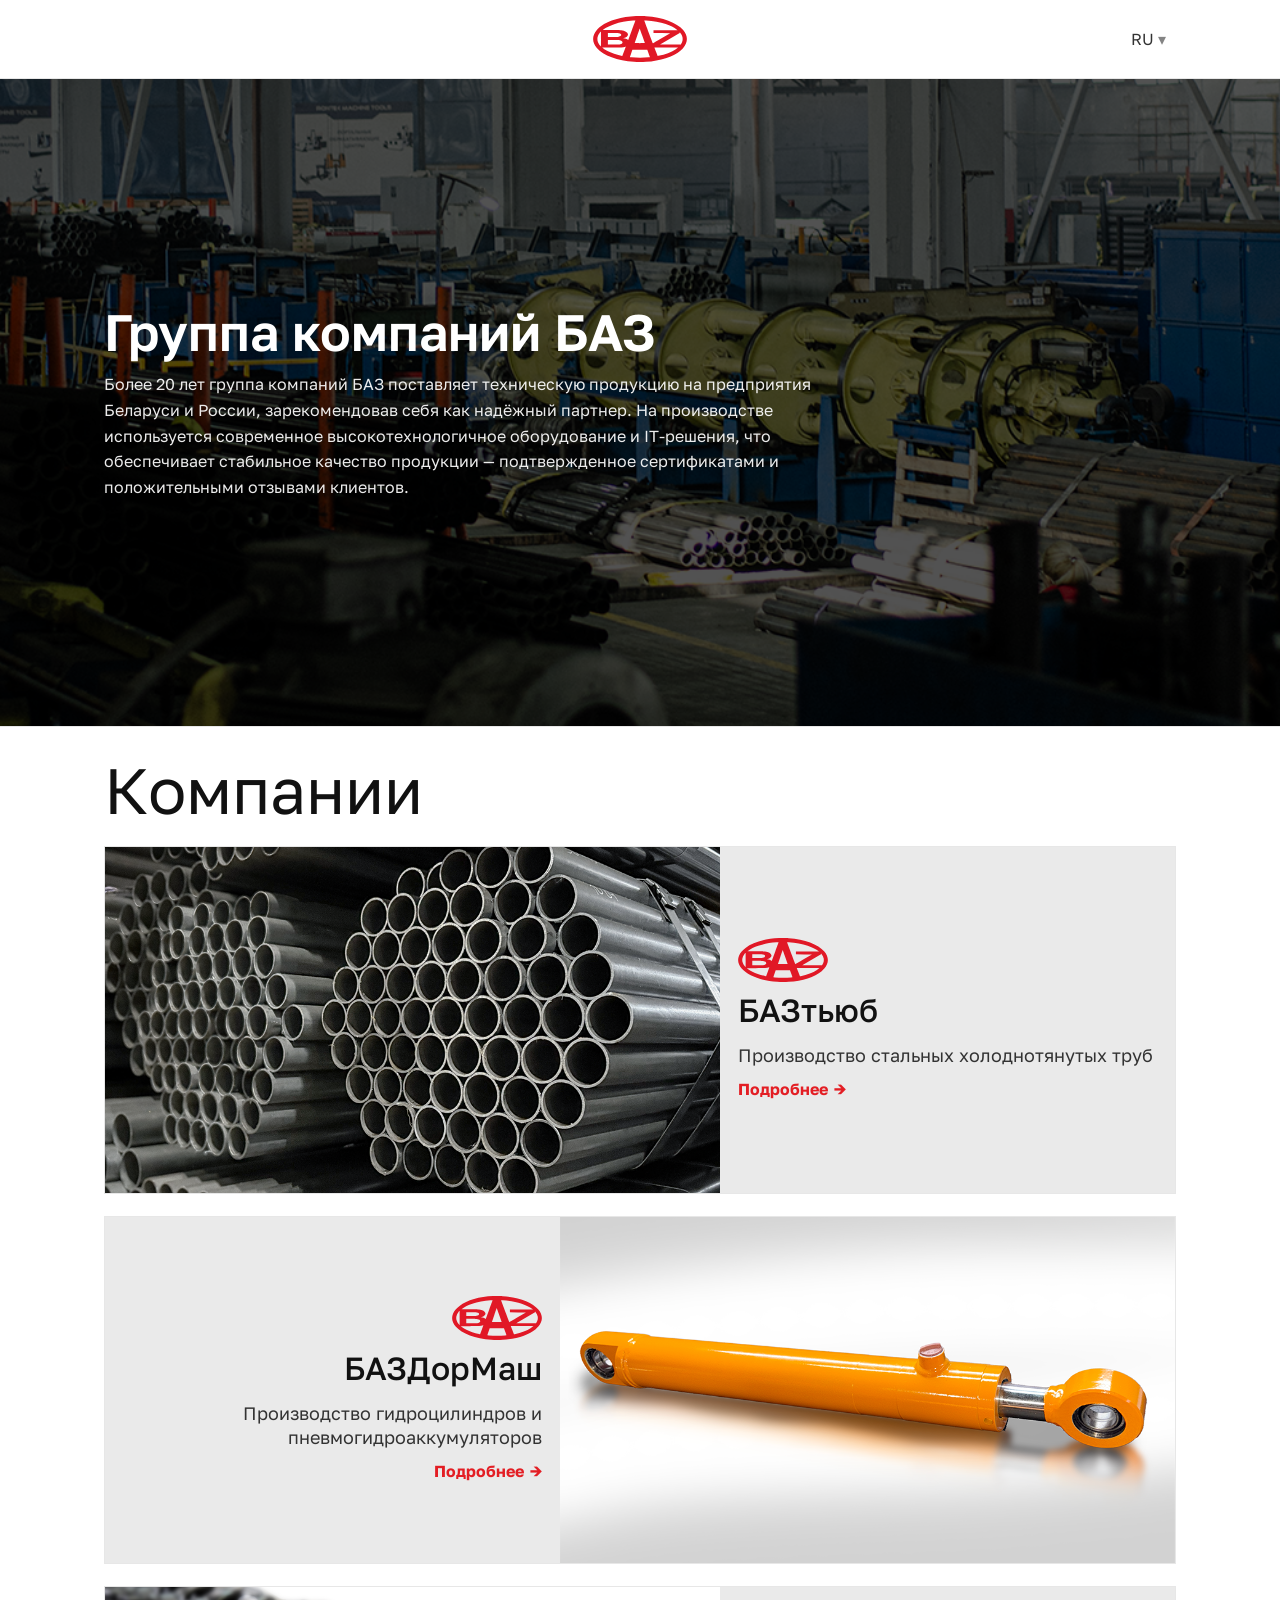
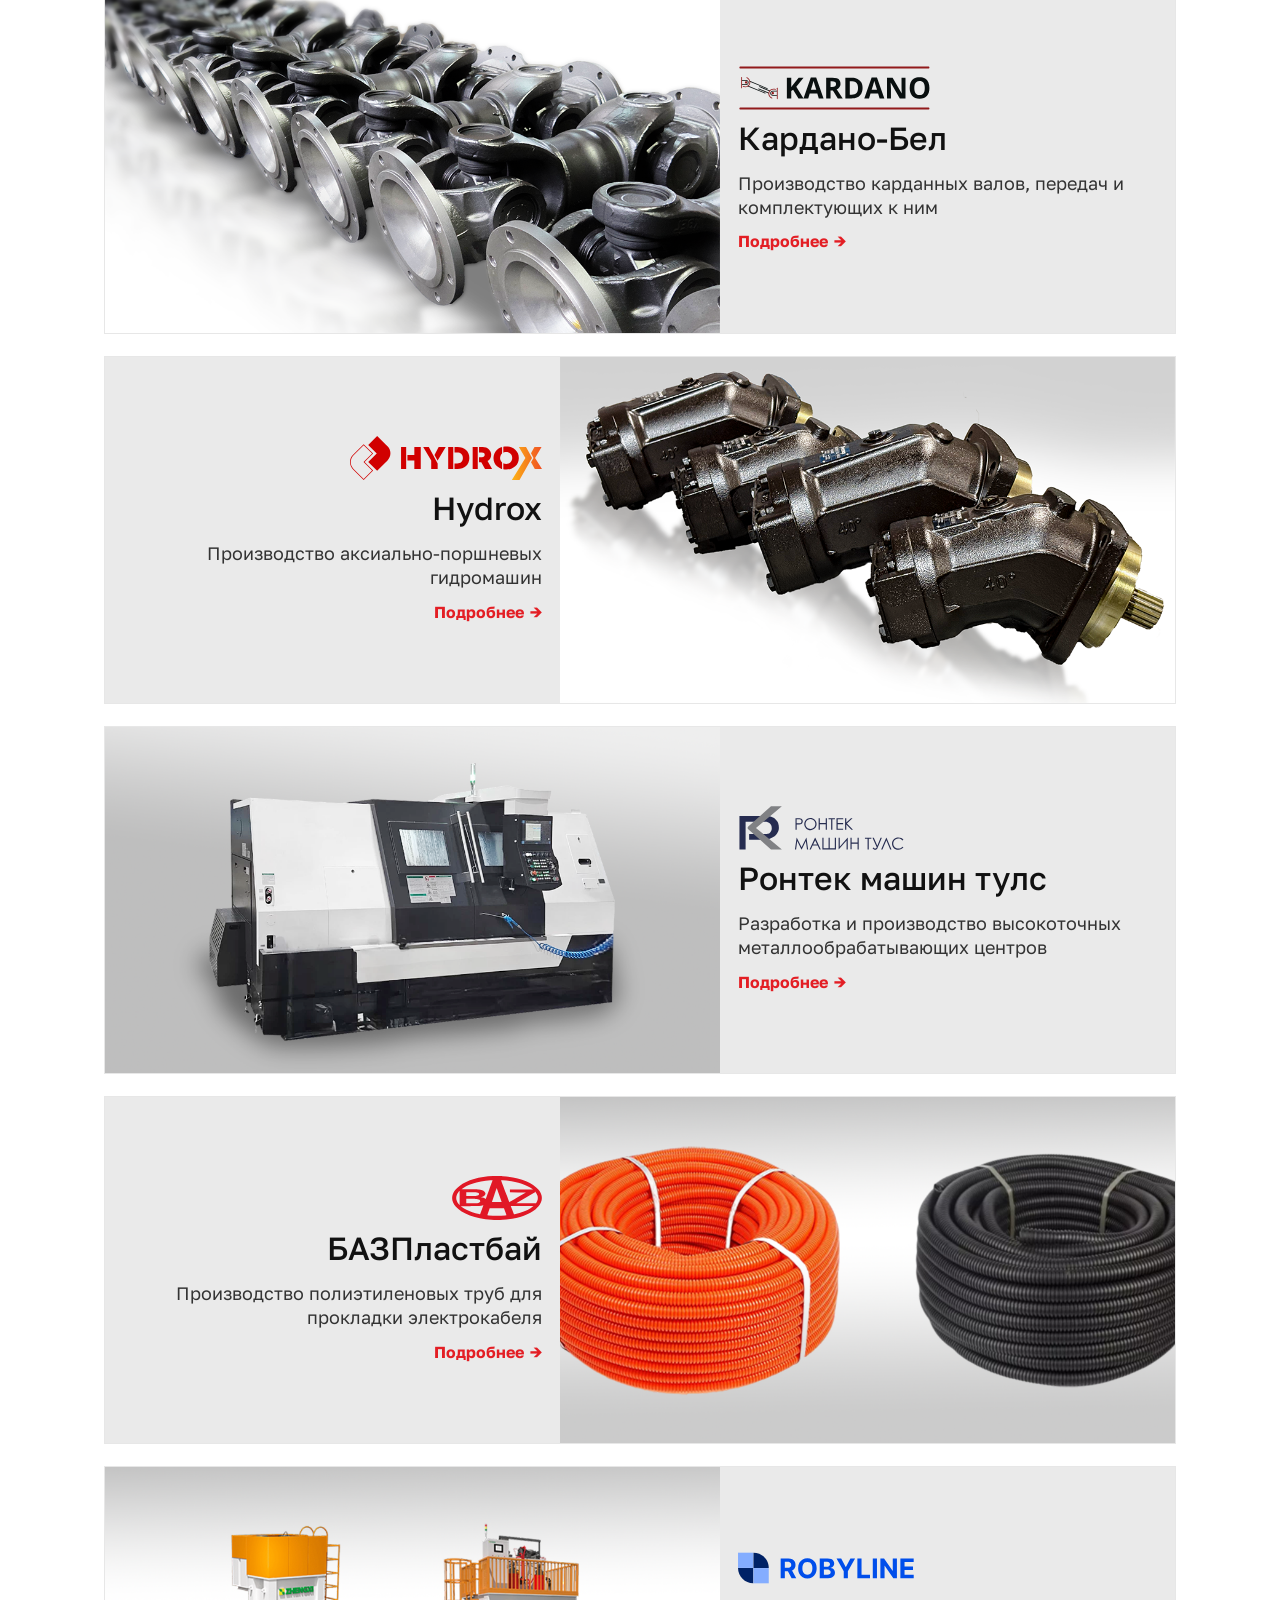
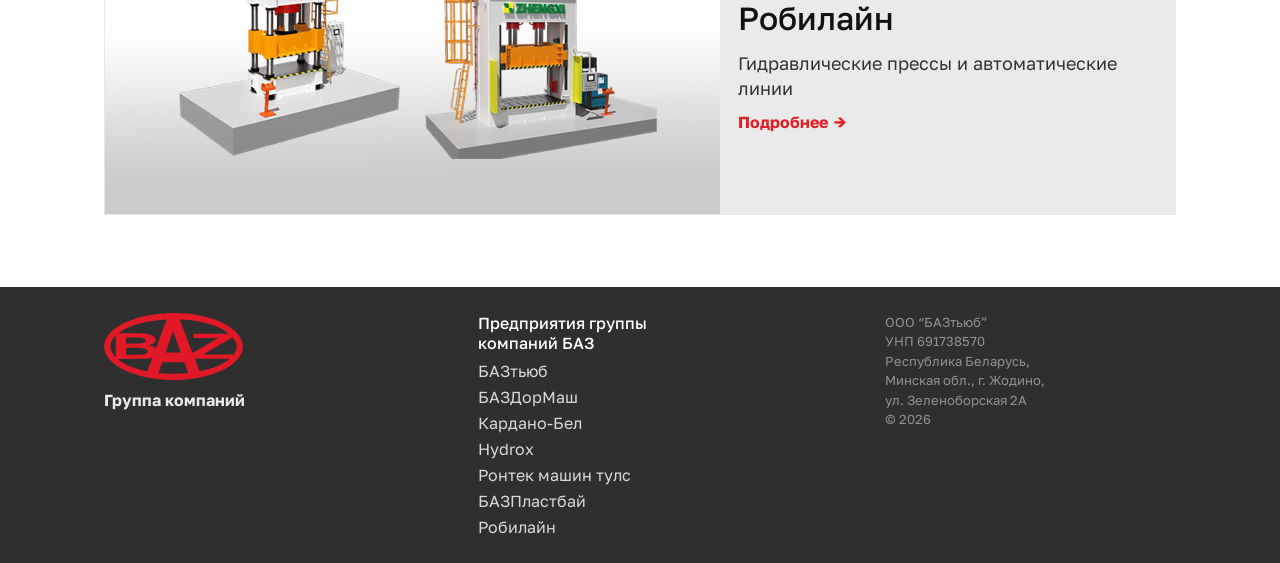
<file: index.html>
<!DOCTYPE html>
<html lang="ru">
  <head>
    <meta charset="utf-8" />
    <meta name="viewport" content="width=device-width, initial-scale=1" />
    <title>Группа компаний "БАЗ" - белорусский производитель холоднодеформированной трубы, гидроцилиндров, карданных валов и иной продукции машиностроения</title>
    <meta
      name="description"
      content="Производство холоднодеформированной трубы, лидер белорусского рынка по производству стальной холоднодеформированной трубы, сварная труба для карданного вала, валы карданные УАЗ, шток для гидроцилиндра, гидроцилиндр КамАЗ, купить гидроцилиндр опт, машиностроительное предприятие Жодино, хромированный шток, гидроцилиндр для тракторов и комбайнов"
    />
    <meta name="robots" content="index, follow" />

    <!-- Golos Text -->
    <link rel="preconnect" href="https://fonts.googleapis.com" />
    <link rel="preconnect" href="https://fonts.gstatic.com" crossorigin />
    <link
      href="https://fonts.googleapis.com/css2?family=Golos+Text:wght@400;500;600;700;800;900&display=swap"
      rel="stylesheet"
    />

    <link rel="stylesheet" href="styles.css" />
    <link rel="icon" href="img/favicon.ico" type="image/x-icon">
  </head>

  <body>
    <!-- HEADER -->
    <header class="header">
      <div class="container header__inner">
        <div></div>

        <a class="brand" href="#" aria-label="БАЗ">
          <img class="brand__logo" src="img/LogoBaz.svg" alt="БАЗ" />
        </a>

        <div class="lang">
          <button class="lang__btn" type="button" id="langBtn">
            RU <span class="lang__chev">▾</span>
          </button>

          <ul class="lang__menu" id="langMenu">
            <li data-lang="ru">RU — Русский</li>
            <li data-lang="en">EN — English</li>
            <li data-lang="es">ES — Español</li>
            <li data-lang="pt">PT — Português</li>
            <li data-lang="zh-CN">ZH — 中文</li>
          </ul>
        </div>
      </div>
    </header>

    <!-- HERO (без зума, без cover) -->
    <section class="hero">
      <img class="hero__img" src="img/Прогрессивное_предприятие_Беларуси.png" alt="Крупное производство Беларуси с автоматизацией" aria-hidden="true" />
      <div class="hero__overlay" aria-hidden="true"></div>

      <div class="container hero__inner">
        <h1 class="hero__title">Группа компаний БАЗ</h1>
        <p class="hero__text">
          Более 20 лет группа компаний БАЗ поставляет техническую продукцию на
          предприятия Беларуси и России, зарекомендовав себя как надёжный
          партнер. На производстве используется современное высокотехнологичное
          оборудование и IT-решения, что обеспечивает стабильное качество
          продукции — подтвержденное сертификатами и положительными отзывами
          клиентов.
        </p>
      </div>
    </section>

    <!-- COMPANIES -->
    <main>
      <section class="section">
        <div class="container">
          <h2 class="section__title">Компании</h2>

          <div class="companies">
            <!-- 1 -->
            <article class="company">
              <div class="company__media">
                <img src="img/Холоднодеформированная_бесшовная_труба.png" alt="БАЗТьюб сортамент бесшовных труб" />
              </div>
              <div class="company__content">
                <div class="company__logo">
                  <!-- у БАЗ только общий логотип -->
                  <img src="img/LogoBaz.svg" alt="БАЗ" />
                </div>
                <h3 class="company__name">БАЗтьюб</h3>
                <p class="company__desc">
                  Производство стальных холоднотянутых труб
                </p>
                <a class="company__link" href="llcs/baztube.html">Подробнее <span>→</span></a>
              </div>
            </article>

            <!-- 2 -->
            <article class="company company--reverse">
              <div class="company__media">
                <img src="img/Гидроцилиндр от белорусского произволителя.png" alt="БАЗДорМаш каталог гидроцилиндров" />
              </div>
              <div class="company__content">
                <div class="company__logo">
                  <img src="img/LogoBaz.svg" alt="БАЗ" />
                </div>
                <h3 class="company__name">БАЗДорМаш</h3>
                <p class="company__desc">
                  Производство гидроцилиндров и пневмогидроаккумуляторов
                </p>
                <a class="company__link" href="llcs/bazdormash.html">Подробнее <span>→</span></a>
              </div>
            </article>

            <!-- 3 -->
            <article class="company">
              <div class="company__media">
                <img src="img/Валы_карданные_для_сельскохозяйственной_техники.png" alt="Кардано-Бел каталог карданов" />
              </div>
              <div class="company__content">
                <div class="company__logo">
                  <img src="img/LogoKardano.svg" alt="Кардано" />
                </div>
                <h3 class="company__name">Кардано-Бел</h3>
                <p class="company__desc">
                  Производство карданных валов, передач и комплектующих к ним
                </p>
                <a class="company__link" href="llcs/kardano.html">Подробнее <span>→</span></a>
              </div>
            </article>

            <!-- 4 -->
            <article class="company company--reverse">
              <div class="company__media">
                <img src="img/Гидронасосы.png" alt="Гидрокс крупноузловая сборка гидромашин" />
              </div>
              <div class="company__content">
                <div class="company__logo">
                  <img src="img/LogoHydrox.svg" alt="Hydrox" />
                </div>
                <h3 class="company__name">Hydrox</h3>
                <p class="company__desc">
                  Производство аксиально-поршневых гидромашин
                </p>
                <a class="company__link" href="llcs/hydrox.html">Подробнее <span>→</span></a>
              </div>
            </article>

            <!-- 5 -->
            <article class="company">
              <div class="company__media">
                <img src="img/Автоматизированные_линии.png" alt="Детали для грузовых автомобилей и спецтехники"/>
              </div>
              <div class="company__content">
                <div class="company__logo">
                  <img src="img/LogoRontek.svg" alt="Ронтек" />
                </div>
                <h3 class="company__name">Ронтек машин тулс</h3>
                <p class="company__desc">
                  Разработка и производство высокоточных металлообрабатывающих
                  центров
                </p>
                <a class="company__link" href="llcs/rontek.html">Подробнее <span>→</span></a>
              </div>
            </article>

            <!-- 6 -->
            <article class="company company--reverse">
              <div class="company__media">
                <img src="img/Трубы_из_ПНД_для_изоляции.png" alt="труба пластиковая изоляция" />
              </div>
              <div class="company__content">
                <div class="company__logo">
                  <img src="img/LogoBaz.svg" alt="БАЗ" />
                </div>
                <h3 class="company__name">БАЗПластбай</h3>
                <p class="company__desc">
                  Производство полиэтиленовых труб для прокладки электрокабеля
                </p>
                <a class="company__link" href="llcs/bazplastby.html">Подробнее <span>→</span></a>
              </div>
            </article>

            <!-- 7 -->
            <article class="company">
              <div class="company__media">
                <img src="img/Промышленные_пресса.png" alt="БАЗ запчасти для специальной техники"/>
              </div>
              <div class="company__content">
                <div class="company__logo">
                  <img src="img/LogoRobyline.svg" alt="Робилайн" />
                </div>
                <h3 class="company__name">Робилайн</h3>
                <p class="company__desc">
                  Гидравлические прессы и автоматические линии
                </p>
                <a class="company__link" href="llcs/robyline.html">Подробнее <span>→</span></a>
              </div>
            </article>
          </div>
        </div>
      </section>
    </main>

    <!-- FOOTER -->
    <footer class="footer">
      <div class="container footer__inner">
        <div class="footer__brand">
          <img class="footer__logo" src="img/LogoBaz.svg" alt="БАЗ" />
          <div class="footer__brandtext">Группа компаний</div>
        </div>

        <div class="footer__col">
          <div class="footer__title">Предприятия группы</br>компаний БАЗ</div>
          <ul class="footer__list">
            <li><a href="llcs/baztube.html">БАЗтьюб</a></li>
            <li><a href="llcs/bazdormash.html">БАЗДорМаш</a></li>
            <li><a href="llcs/kardano.html">Кардано-Бел</a></li>
            <li><a href="llcs/hydrox.html">Hydrox</a></li>
            <li><a href="llcs/rontek.html">Ронтек машин тулс</a></li>
            <li><a href="llcs/bazplastby.html">БАЗПластбай</a></li>
            <li><a href="llcs/robyline.html">Робилайн</a></li>
          </ul>
        </div>

        <div class="footer__col">
          <!-- <div class="footer__title">Контакты</div> -->
          <div class="footer__small">
            <div>ООО “БАЗтьюб”</div>
            <div>УНП 691738570</div>
            <div>Республика Беларусь,</div>
            <div>Минская обл., г. Жодино,</div>
            <div>ул. Зеленоборская 2А</div>
            <div>© 2026</div>
          </div>
        </div>
      </div>
    </footer>
    
    <div id="google_translate_element" class="google-translate-holder"></div>

    <script src="js/google-translate.js"></script>
    <script src="//translate.google.com/translate_a/element.js?cb=googleTranslateElementInit"></script>
  </body>
</html>
</file>
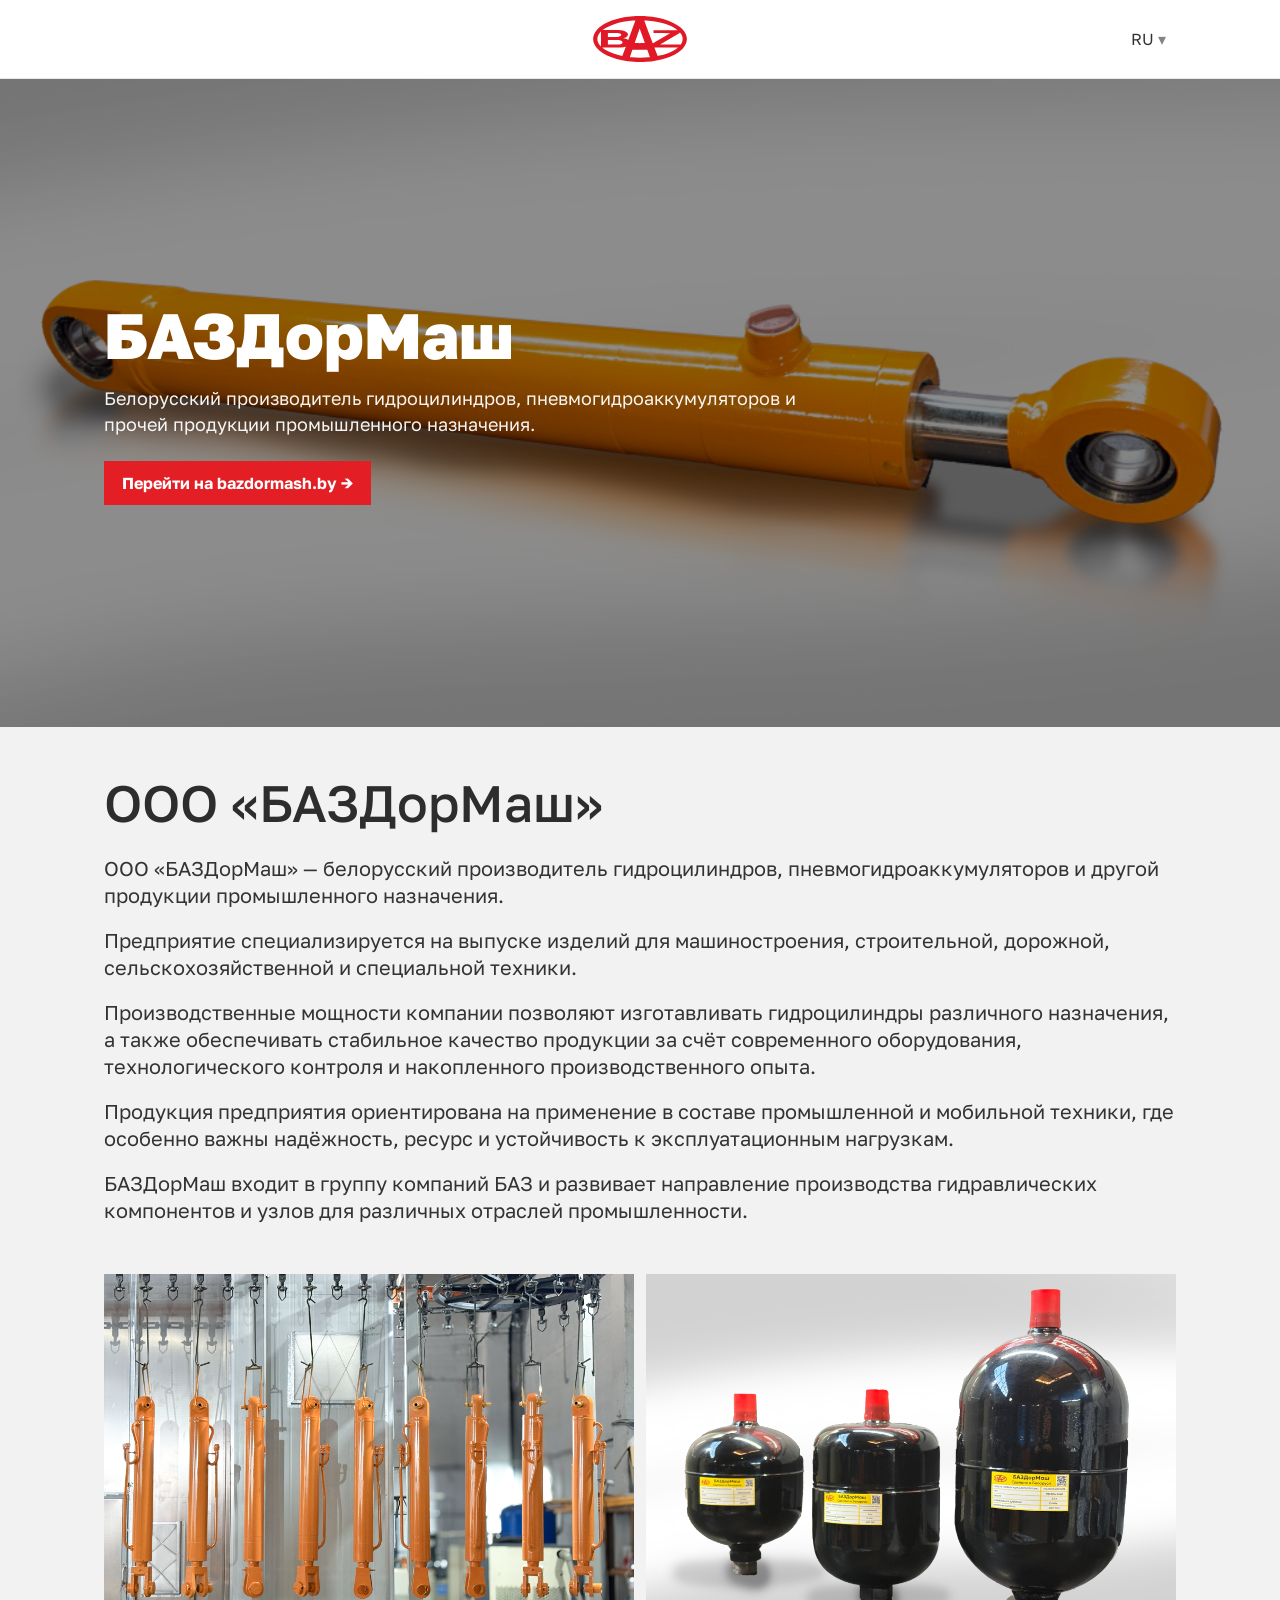
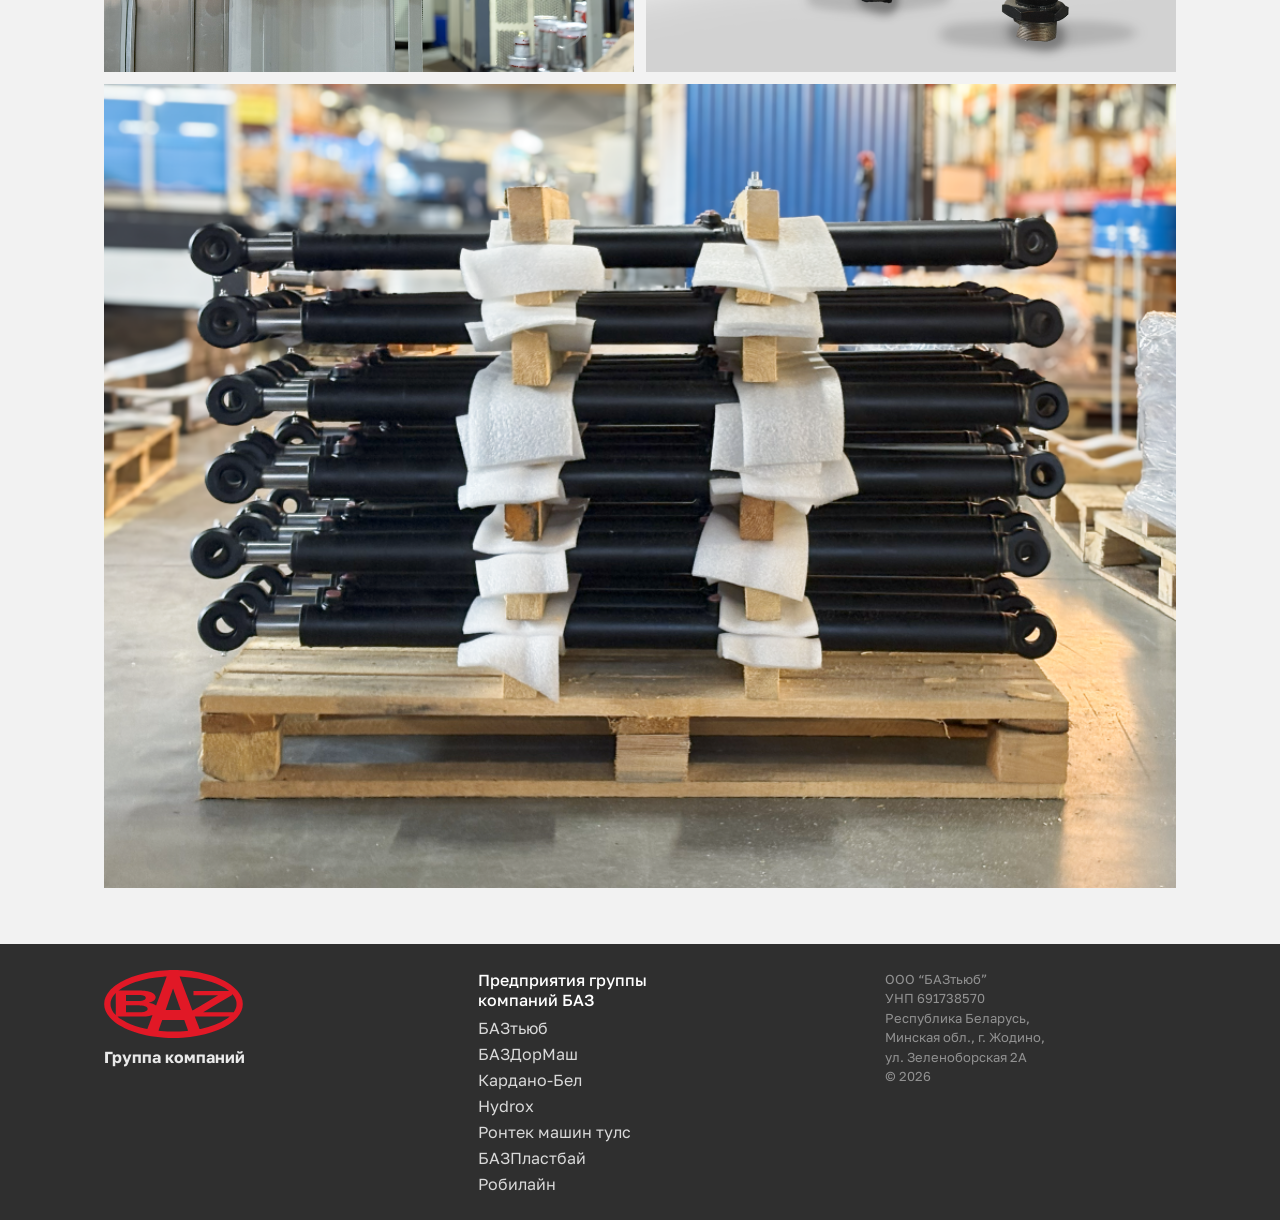
<file: llcs/bazdormash.html>
<!DOCTYPE html>
<html lang="ru">
  <head>
    <meta charset="UTF-8" />
    <meta name="viewport" content="width=device-width, initial-scale=1" />
    <title>
      БАЗДорМаш — белорусский производитель гидроцилиндров,
      пневмогидроаккумуляторов и промышленной продукции
    </title>

    <meta
      name="description"
      content="БАЗДорМаш — белорусский производитель гидроцилиндров, пневмогидроаккумуляторов и прочей продукции промышленного назначения."
    />
    <meta name="robots" content="index, follow" />

    <link rel="preconnect" href="https://fonts.googleapis.com" />
    <link rel="preconnect" href="https://fonts.gstatic.com" crossorigin />
    <link
      href="https://fonts.googleapis.com/css2?family=Golos+Text:wght@400;500;600;700;800;900&display=swap"
      rel="stylesheet"
    />

    <link rel="stylesheet" href="../styles.css" />
    <link rel="icon" href="../img/favicon.ico" type="image/x-icon" />
  </head>

  <body>
    <!-- HEADER -->
    <header class="header">
      <div class="container header__inner">
        <div></div>

        <a class="brand" href="../index.html" aria-label="БАЗ">
          <img class="brand__logo" src="../img/LogoBaz.svg" alt="БАЗ" />
        </a>

        <div class="lang">
          <button class="lang__btn" type="button" id="langBtn">
            RU <span class="lang__chev">▾</span>
          </button>

          <ul class="lang__menu" id="langMenu">
            <li data-lang="ru">RU — Русский</li>
            <li data-lang="en">EN — English</li>
            <li data-lang="es">ES — Español</li>
            <li data-lang="pt">PT — Português</li>
            <li data-lang="zh-CN">ZH — 中文</li>
          </ul>
        </div>
      </div>
    </header>

    <main class="company-page">
      <!-- HERO -->
      <section class="company-hero">
        <img
          class="company-hero__img"
          src="CompanyInfo/BAZDorMash/Hero.png"
          alt="БАЗДорМаш — белорусский производитель гидроцилиндров"
        />
        <div class="company-hero__overlay" aria-hidden="true"></div>

        <div class="container company-hero__inner">
          <div class="company-hero__content">
            <h1 class="company-hero__title">БАЗДорМаш</h1>

            <p class="company-hero__text">
              Белорусский производитель гидроцилиндров, пневмогидроаккумуляторов
              и прочей продукции промышленного назначения.
            </p>

            <a
              class="company-hero__button"
              href="https://bazdormash.by"
              target="_blank"
              rel="noopener noreferrer"
            >
              Перейти на bazdormash.by →
            </a>
          </div>
        </div>
      </section>

      <!-- ABOUT -->
      <section class="company-about">
        <div class="container">
          <h2 class="company-about__title">ООО «БАЗДорМаш»</h2>

          <div class="company-about__text">
            <p>
              ООО «БАЗДорМаш» — белорусский производитель гидроцилиндров,
              пневмогидроаккумуляторов и другой продукции промышленного
              назначения.
            </p>

            <p>
              Предприятие специализируется на выпуске изделий для
              машиностроения, строительной, дорожной, сельскохозяйственной и
              специальной техники.
            </p>

            <p>
              Производственные мощности компании позволяют изготавливать
              гидроцилиндры различного назначения, а также обеспечивать
              стабильное качество продукции за счёт современного оборудования,
              технологического контроля и накопленного производственного опыта.
            </p>

            <p>
              Продукция предприятия ориентирована на применение в составе
              промышленной и мобильной техники, где особенно важны надёжность,
              ресурс и устойчивость к эксплуатационным нагрузкам.
            </p>

            <p>
              БАЗДорМаш входит в группу компаний БАЗ и развивает направление
              производства гидравлических компонентов и узлов для различных
              отраслей промышленности.
            </p>
          </div>
        </div>
      </section>

      <!-- GALLERY -->
      <section class="company-gallery">
        <div class="container">
          <div class="company-gallery__grid">
            <div class="company-gallery__item">
              <img
                src="CompanyInfo/BAZDorMash/P1.png"
                alt="Пневмогидроаккумуляторы БАЗДорМаш"
              />
            </div>

            <div class="company-gallery__item">
              <img
                src="CompanyInfo/BAZDorMash/P2.png"
                alt="Гидроцилиндры БАЗДорМаш"
              />
            </div>

            <div class="company-gallery__item company-gallery__item--wide">
              <img
                src="CompanyInfo/BAZDorMash/P3.png"
                alt="Производство гидроцилиндров БАЗДорМаш"
              />
            </div>
          </div>
        </div>
      </section>
    </main>

    <!-- FOOTER -->
    <footer class="footer">
      <div class="container footer__inner">
        <div class="footer__brand">
          <img class="footer__logo" src="../img/LogoBaz.svg" alt="БАЗ" />
          <div class="footer__brandtext">Группа компаний</div>
        </div>

        <div class="footer__col">
          <div class="footer__title">
            Предприятия группы<br />
            компаний БАЗ
          </div>
          <ul class="footer__list">
            <li><a href="baztube.html">БАЗтьюб</a></li>
            <li><a href="bazdormash.html">БАЗДорМаш</a></li>
            <li><a href="kardano.html">Кардано-Бел</a></li>
            <li><a href="hydrox.html">Hydrox</a></li>
            <li><a href="rontek.html">Ронтек машин тулс</a></li>
            <li><a href="bazplastby.html">БАЗПластбай</a></li>
            <li><a href="robyline.html">Робилайн</a></li>
          </ul>
        </div>

        <div class="footer__col">
          <div class="footer__small">
            <div>ООО “БАЗтьюб”</div>
            <div>УНП 691738570</div>
            <div>Республика Беларусь,</div>
            <div>Минская обл., г. Жодино,</div>
            <div>ул. Зеленоборская 2А</div>
            <div>© 2026</div>
          </div>
        </div>
      </div>
    </footer>

    <div id="google_translate_element" class="google-translate-holder"></div>

    <script src="../js/google-translate.js"></script>
    <script src="//translate.google.com/translate_a/element.js?cb=googleTranslateElementInit"></script>
  </body>
</html>
</file>
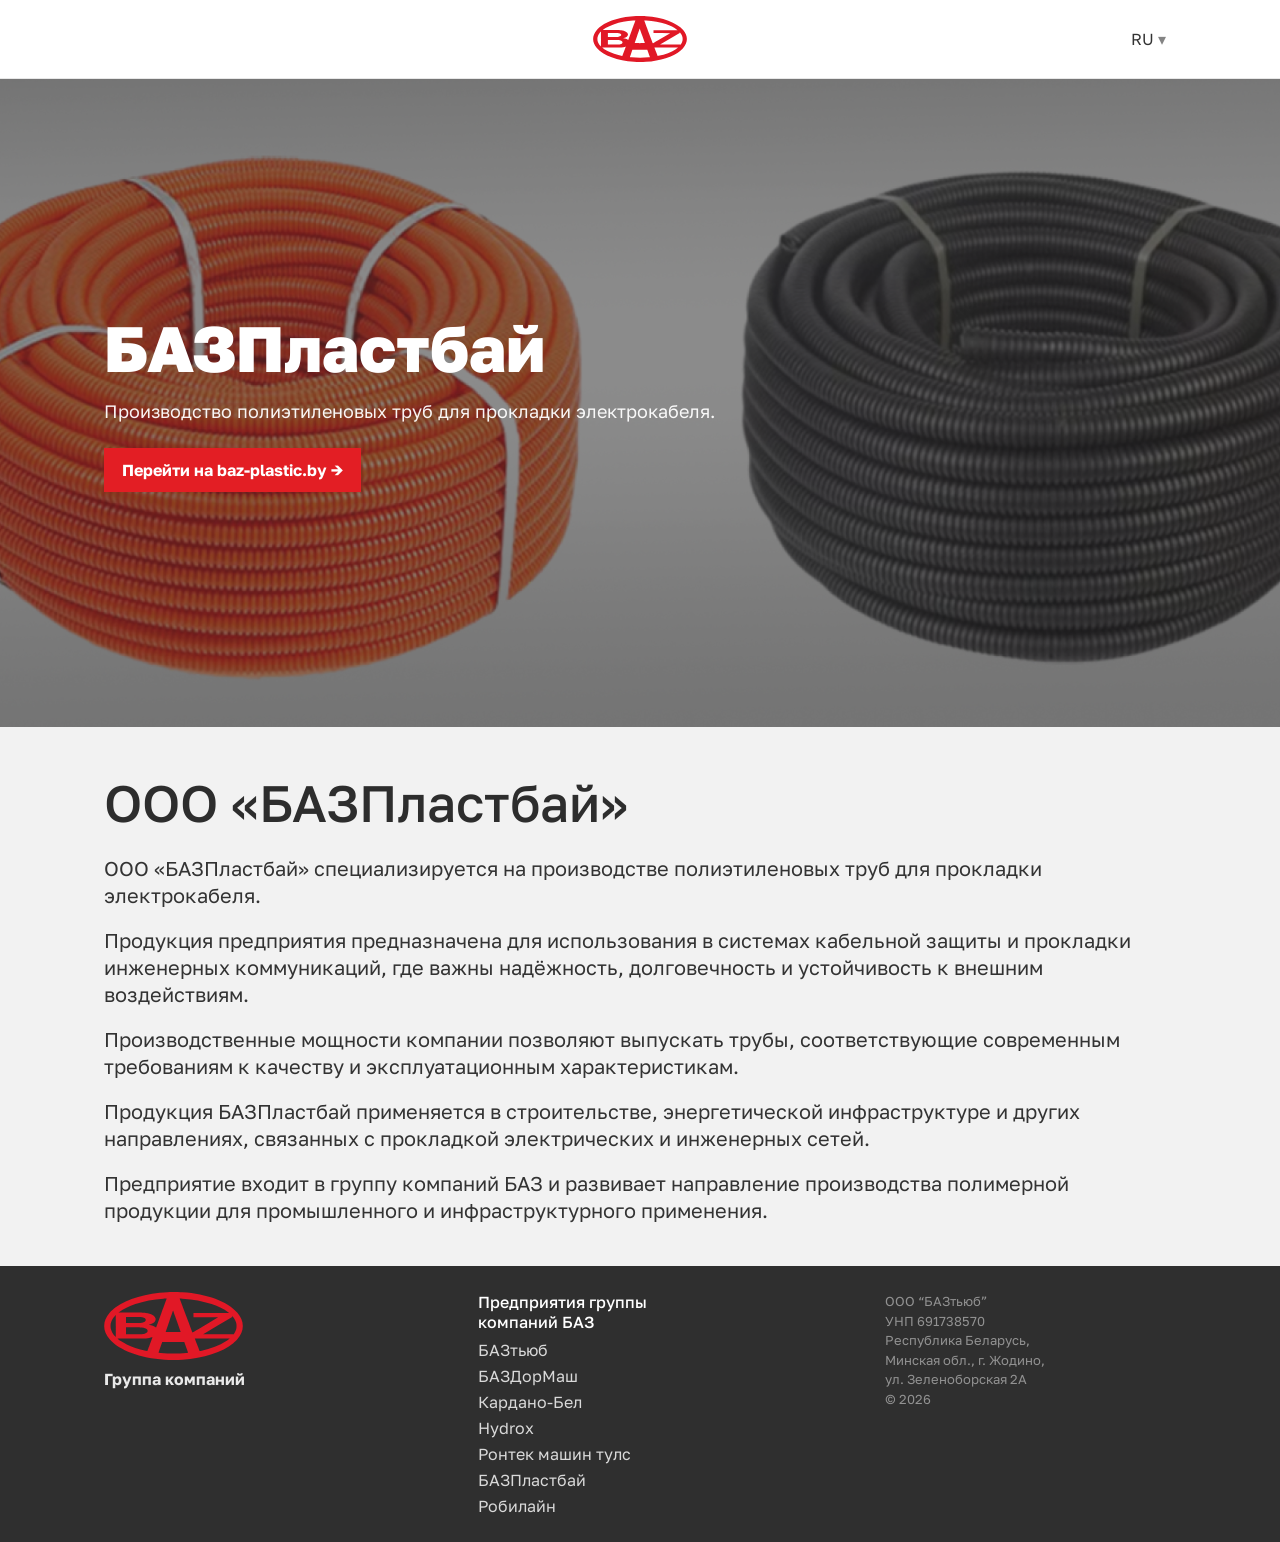
<file: llcs/bazplastby.html>
<!DOCTYPE html>
<html lang="ru">
  <head>
    <meta charset="UTF-8" />
    <meta name="viewport" content="width=device-width, initial-scale=1" />
    <title>
      БАЗПластбай — производство полиэтиленовых труб для прокладки электрокабеля
    </title>

    <meta
      name="description"
      content="БАЗПластбай — производство полиэтиленовых труб для прокладки электрокабеля."
    />
    <meta name="robots" content="index, follow" />

    <link rel="preconnect" href="https://fonts.googleapis.com" />
    <link rel="preconnect" href="https://fonts.gstatic.com" crossorigin />
    <link
      href="https://fonts.googleapis.com/css2?family=Golos+Text:wght@400;500;600;700;800;900&display=swap"
      rel="stylesheet"
    />

    <link rel="stylesheet" href="../styles.css" />
    <link rel="icon" href="../img/favicon.ico" type="image/x-icon" />
  </head>

  <body>
    <!-- HEADER -->
    <header class="header">
      <div class="container header__inner">
        <div></div>

        <a class="brand" href="../index.html" aria-label="БАЗ">
          <img class="brand__logo" src="../img/LogoBaz.svg" alt="БАЗ" />
        </a>

        <div class="lang">
          <button class="lang__btn" type="button" id="langBtn">
            RU <span class="lang__chev">▾</span>
          </button>

          <ul class="lang__menu" id="langMenu">
            <li data-lang="ru">RU — Русский</li>
            <li data-lang="en">EN — English</li>
            <li data-lang="es">ES — Español</li>
            <li data-lang="pt">PT — Português</li>
            <li data-lang="zh-CN">ZH — 中文</li>
          </ul>
        </div>
      </div>
    </header>

    <main class="company-page">
      <!-- HERO -->
      <section class="company-hero">
        <img
          class="company-hero__img"
          src="CompanyInfo/BAZPlastby/Hero.png"
          alt="БАЗПластбай — производство полиэтиленовых труб"
        />
        <div class="company-hero__overlay" aria-hidden="true"></div>

        <div class="container company-hero__inner">
          <div class="company-hero__content">
            <h1 class="company-hero__title">БАЗПластбай</h1>

            <p class="company-hero__text">
              Производство полиэтиленовых труб для прокладки электрокабеля.
            </p>

            <a
              class="company-hero__button"
              href="https://baz-plastic.by"
              target="_blank"
              rel="noopener noreferrer"
            >
              Перейти на baz-plastic.by →
            </a>
          </div>
        </div>
      </section>

      <!-- ABOUT -->
      <section class="company-about">
        <div class="container">
          <h2 class="company-about__title">ООО «БАЗПластбай»</h2>

          <div class="company-about__text">
            <p>
              ООО «БАЗПластбай» специализируется на производстве полиэтиленовых
              труб для прокладки электрокабеля.
            </p>

            <p>
              Продукция предприятия предназначена для использования в системах
              кабельной защиты и прокладки инженерных коммуникаций, где важны
              надёжность, долговечность и устойчивость к внешним воздействиям.
            </p>

            <p>
              Производственные мощности компании позволяют выпускать трубы,
              соответствующие современным требованиям к качеству и
              эксплуатационным характеристикам.
            </p>

            <p>
              Продукция БАЗПластбай применяется в строительстве, энергетической
              инфраструктуре и других направлениях, связанных с прокладкой
              электрических и инженерных сетей.
            </p>

            <p>
              Предприятие входит в группу компаний БАЗ и развивает направление
              производства полимерной продукции для промышленного и
              инфраструктурного применения.
            </p>
          </div>
        </div>
      </section>
    </main>

    <!-- FOOTER -->
    <footer class="footer">
      <div class="container footer__inner">
        <div class="footer__brand">
          <img class="footer__logo" src="../img/LogoBaz.svg" alt="БАЗ" />
          <div class="footer__brandtext">Группа компаний</div>
        </div>

        <div class="footer__col">
          <div class="footer__title">
            Предприятия группы<br />
            компаний БАЗ
          </div>
          <ul class="footer__list">
            <li><a href="baztube.html">БАЗтьюб</a></li>
            <li><a href="bazdormash.html">БАЗДорМаш</a></li>
            <li><a href="kardano.html">Кардано-Бел</a></li>
            <li><a href="hydrox.html">Hydrox</a></li>
            <li><a href="rontek.html">Ронтек машин тулс</a></li>
            <li><a href="bazplastby.html">БАЗПластбай</a></li>
            <li><a href="robyline.html">Робилайн</a></li>
          </ul>
        </div>

        <div class="footer__col">
          <div class="footer__small">
            <div>ООО “БАЗтьюб”</div>
            <div>УНП 691738570</div>
            <div>Республика Беларусь,</div>
            <div>Минская обл., г. Жодино,</div>
            <div>ул. Зеленоборская 2А</div>
            <div>© 2026</div>
          </div>
        </div>
      </div>
    </footer>

    <div id="google_translate_element" class="google-translate-holder"></div>

    <script src="../js/google-translate.js"></script>
    <script src="//translate.google.com/translate_a/element.js?cb=googleTranslateElementInit"></script>
  </body>
</html>
</file>
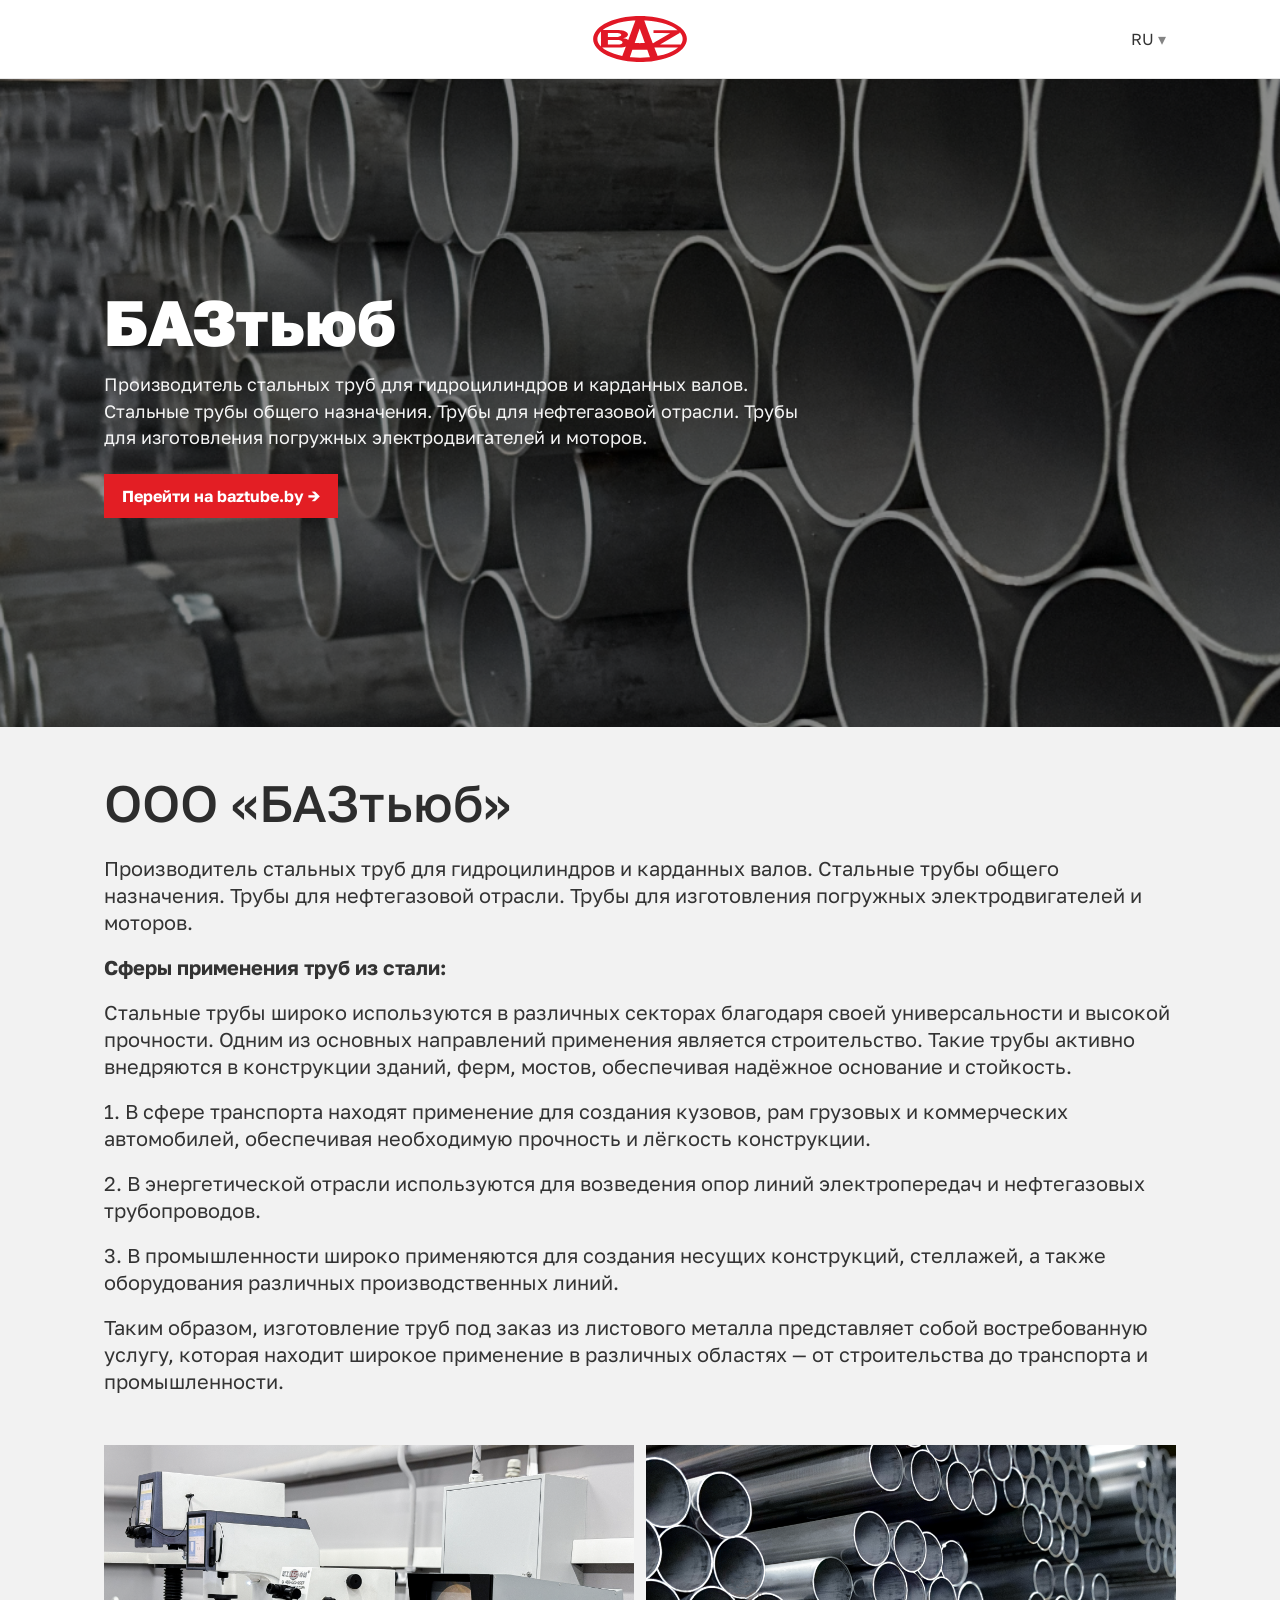
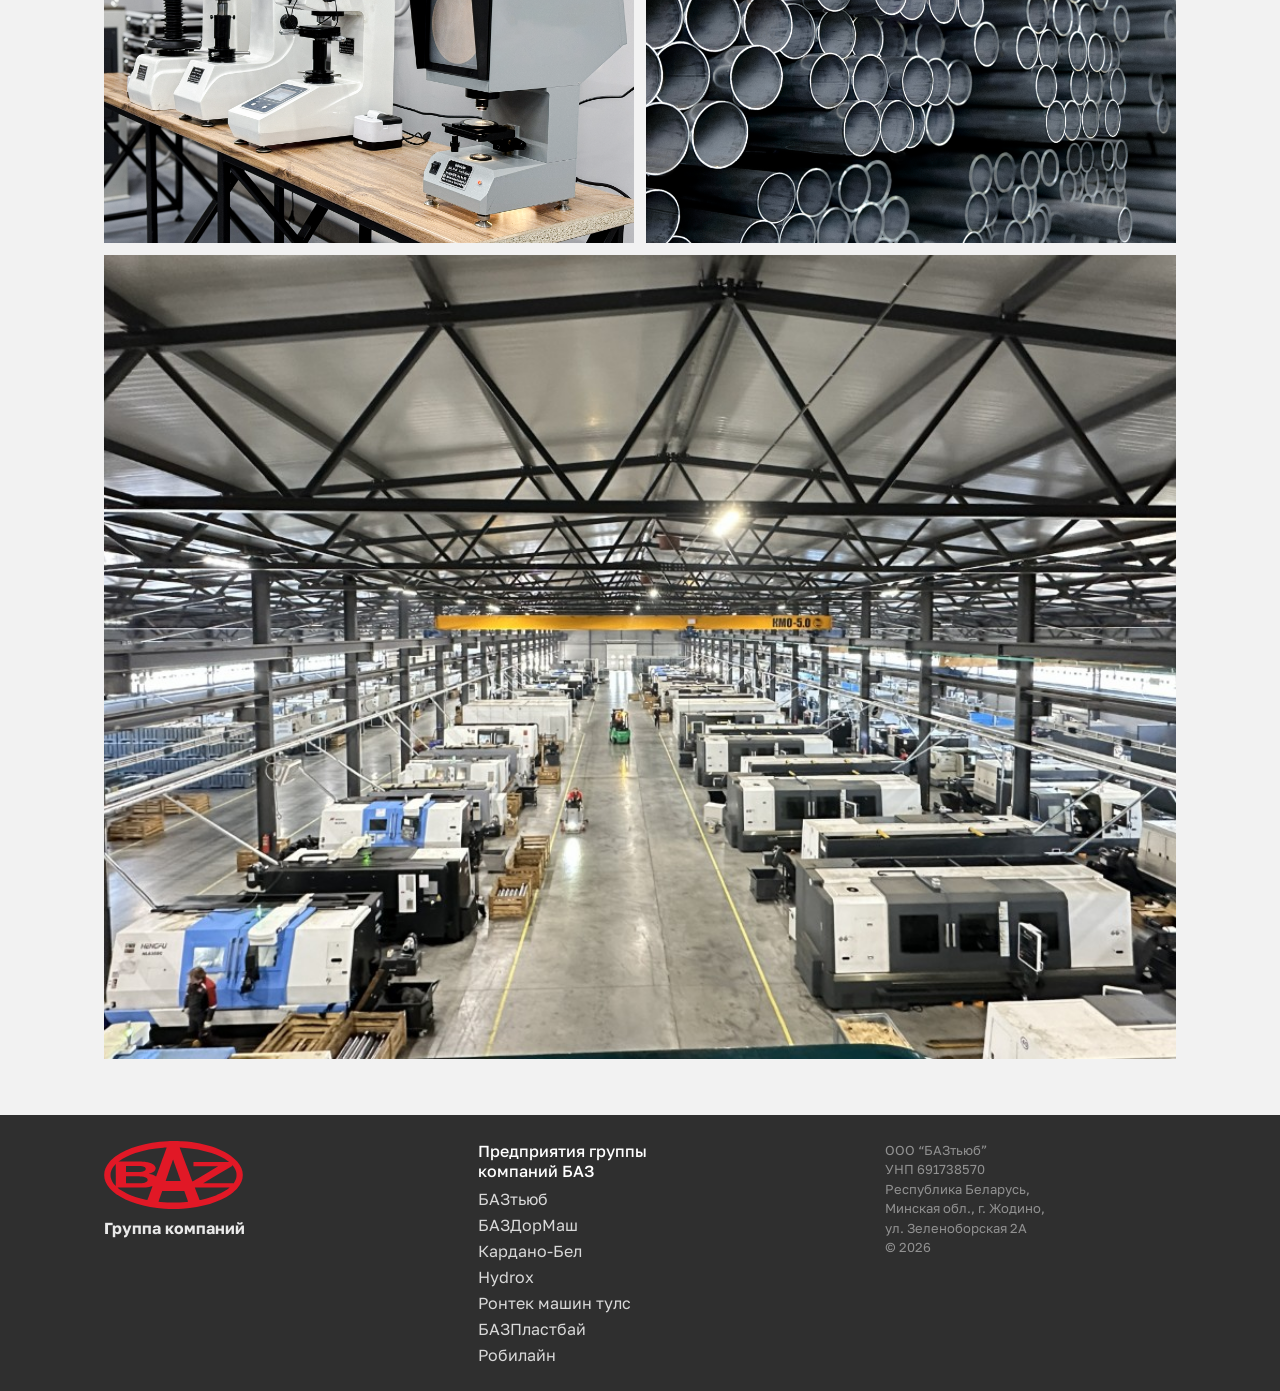
<file: llcs/baztube.html>
<!DOCTYPE html>
<html lang="ru">
  <head>
    <meta charset="UTF-8" />
    <meta name="viewport" content="width=device-width, initial-scale=1" />
    <title>
      БАЗтьюб — производитель стальных труб для гидроцилиндров и карданных валов
    </title>

    <meta
      name="description"
      content="БАЗтьюб — производитель стальных труб для гидроцилиндров и карданных валов. Стальные трубы общего назначения, трубы для нефтегазовой отрасли и изготовления погружных электродвигателей."
    />
    <meta name="robots" content="index, follow" />

    <link rel="preconnect" href="https://fonts.googleapis.com" />
    <link rel="preconnect" href="https://fonts.gstatic.com" crossorigin />
    <link
      href="https://fonts.googleapis.com/css2?family=Golos+Text:wght@400;500;600;700;800;900&display=swap"
      rel="stylesheet"
    />

    <link rel="stylesheet" href="../styles.css" />
    <link rel="icon" href="../img/favicon.ico" type="image/x-icon" />
  </head>

  <body>
    <!-- HEADER -->
    <header class="header">
      <div class="container header__inner">
        <div></div>

        <a class="brand" href="../index.html" aria-label="БАЗ">
          <img class="brand__logo" src="../img/LogoBaz.svg" alt="БАЗ" />
        </a>

        <div class="lang">
          <button class="lang__btn" type="button" id="langBtn">
            RU <span class="lang__chev">▾</span>
          </button>

          <ul class="lang__menu" id="langMenu">
            <li data-lang="ru">RU — Русский</li>
            <li data-lang="en">EN — English</li>
            <li data-lang="es">ES — Español</li>
            <li data-lang="pt">PT — Português</li>
            <li data-lang="zh-CN">ZH — 中文</li>
          </ul>
        </div>
      </div>
    </header>

    <main class="company-page">
      <!-- HERO -->
      <section class="company-hero">
        <img
          class="company-hero__img"
          src="CompanyInfo/BAZtube/Hero.png"
          alt="БАЗтьюб — производитель стальных труб"
        />
        <div class="company-hero__overlay" aria-hidden="true"></div>

        <div class="container company-hero__inner">
          <div class="company-hero__content">
            <h1 class="company-hero__title">БАЗтьюб</h1>

            <p class="company-hero__text">
              Производитель стальных труб для гидроцилиндров и карданных валов.
              Стальные трубы общего назначения. Трубы для нефтегазовой отрасли.
              Трубы для изготовления погружных электродвигателей и моторов.
            </p>

            <a
              class="company-hero__button"
              href="https://baztube.by"
              target="_blank"
              rel="noopener noreferrer"
            >
              Перейти на baztube.by →
            </a>
          </div>
        </div>
      </section>

      <!-- ABOUT -->
      <section class="company-about">
        <div class="container">
          <h2 class="company-about__title">ООО «БАЗтьюб»</h2>

          <div class="company-about__text">
            <p>
              Производитель стальных труб для гидроцилиндров и карданных валов.
              Стальные трубы общего назначения. Трубы для нефтегазовой отрасли.
              Трубы для изготовления погружных электродвигателей и моторов.
            </p>

            <p><strong>Сферы применения труб из стали:</strong></p>

            <p>
              Стальные трубы широко используются в различных секторах благодаря
              своей универсальности и высокой прочности. Одним из основных
              направлений применения является строительство. Такие трубы активно
              внедряются в конструкции зданий, ферм, мостов, обеспечивая
              надёжное основание и стойкость.
            </p>

            <p>
              1. В сфере транспорта находят применение для создания кузовов, рам
              грузовых и коммерческих автомобилей, обеспечивая необходимую
              прочность и лёгкость конструкции.
            </p>

            <p>
              2. В энергетической отрасли используются для возведения опор линий
              электропередач и нефтегазовых трубопроводов.
            </p>

            <p>
              3. В промышленности широко применяются для создания несущих
              конструкций, стеллажей, а также оборудования различных
              производственных линий.
            </p>

            <p>
              Таким образом, изготовление труб под заказ из листового металла
              представляет собой востребованную услугу, которая находит широкое
              применение в различных областях — от строительства до транспорта и
              промышленности.
            </p>
          </div>
        </div>
      </section>

      <!-- GALLERY -->
      <section class="company-gallery">
        <div class="container">
          <div class="company-gallery__grid">
            <div class="company-gallery__item">
              <img
                src="CompanyInfo/BAZtube/P1.png"
                alt="Стальные трубы БАЗтьюб"
              />
            </div>

            <div class="company-gallery__item">
              <img
                src="CompanyInfo/BAZtube/P2.png"
                alt="Оборудование для контроля и производства труб БАЗтьюб"
              />
            </div>

            <div class="company-gallery__item company-gallery__item--wide">
              <img
                src="CompanyInfo/BAZtube/P3.jpg"
                alt="Производственная площадка БАЗтьюб"
              />
            </div>
          </div>
        </div>
      </section>
    </main>

    <!-- FOOTER -->
    <footer class="footer">
      <div class="container footer__inner">
        <div class="footer__brand">
          <img class="footer__logo" src="../img/LogoBaz.svg" alt="БАЗ" />
          <div class="footer__brandtext">Группа компаний</div>
        </div>

        <div class="footer__col">
          <div class="footer__title">
            Предприятия группы<br />
            компаний БАЗ
          </div>
          <ul class="footer__list">
            <li><a href="baztube.html">БАЗтьюб</a></li>
            <li><a href="bazdormash.html">БАЗДорМаш</a></li>
            <li><a href="kardano.html">Кардано-Бел</a></li>
            <li><a href="hydrox.html">Hydrox</a></li>
            <li><a href="rontek.html">Ронтек машин тулс</a></li>
            <li><a href="bazplastby.html">БАЗПластбай</a></li>
            <li><a href="robyline.html">Робилайн</a></li>
          </ul>
        </div>

        <div class="footer__col">
          <div class="footer__small">
            <div>ООО “БАЗтьюб”</div>
            <div>УНП 691738570</div>
            <div>Республика Беларусь,</div>
            <div>Минская обл., г. Жодино,</div>
            <div>ул. Зеленоборская 2А</div>
            <div>© 2026</div>
          </div>
        </div>
      </div>
    </footer>

    <div id="google_translate_element" class="google-translate-holder"></div>

    <script src="../js/google-translate.js"></script>
    <script src="//translate.google.com/translate_a/element.js?cb=googleTranslateElementInit"></script>
  </body>
</html>
</file>
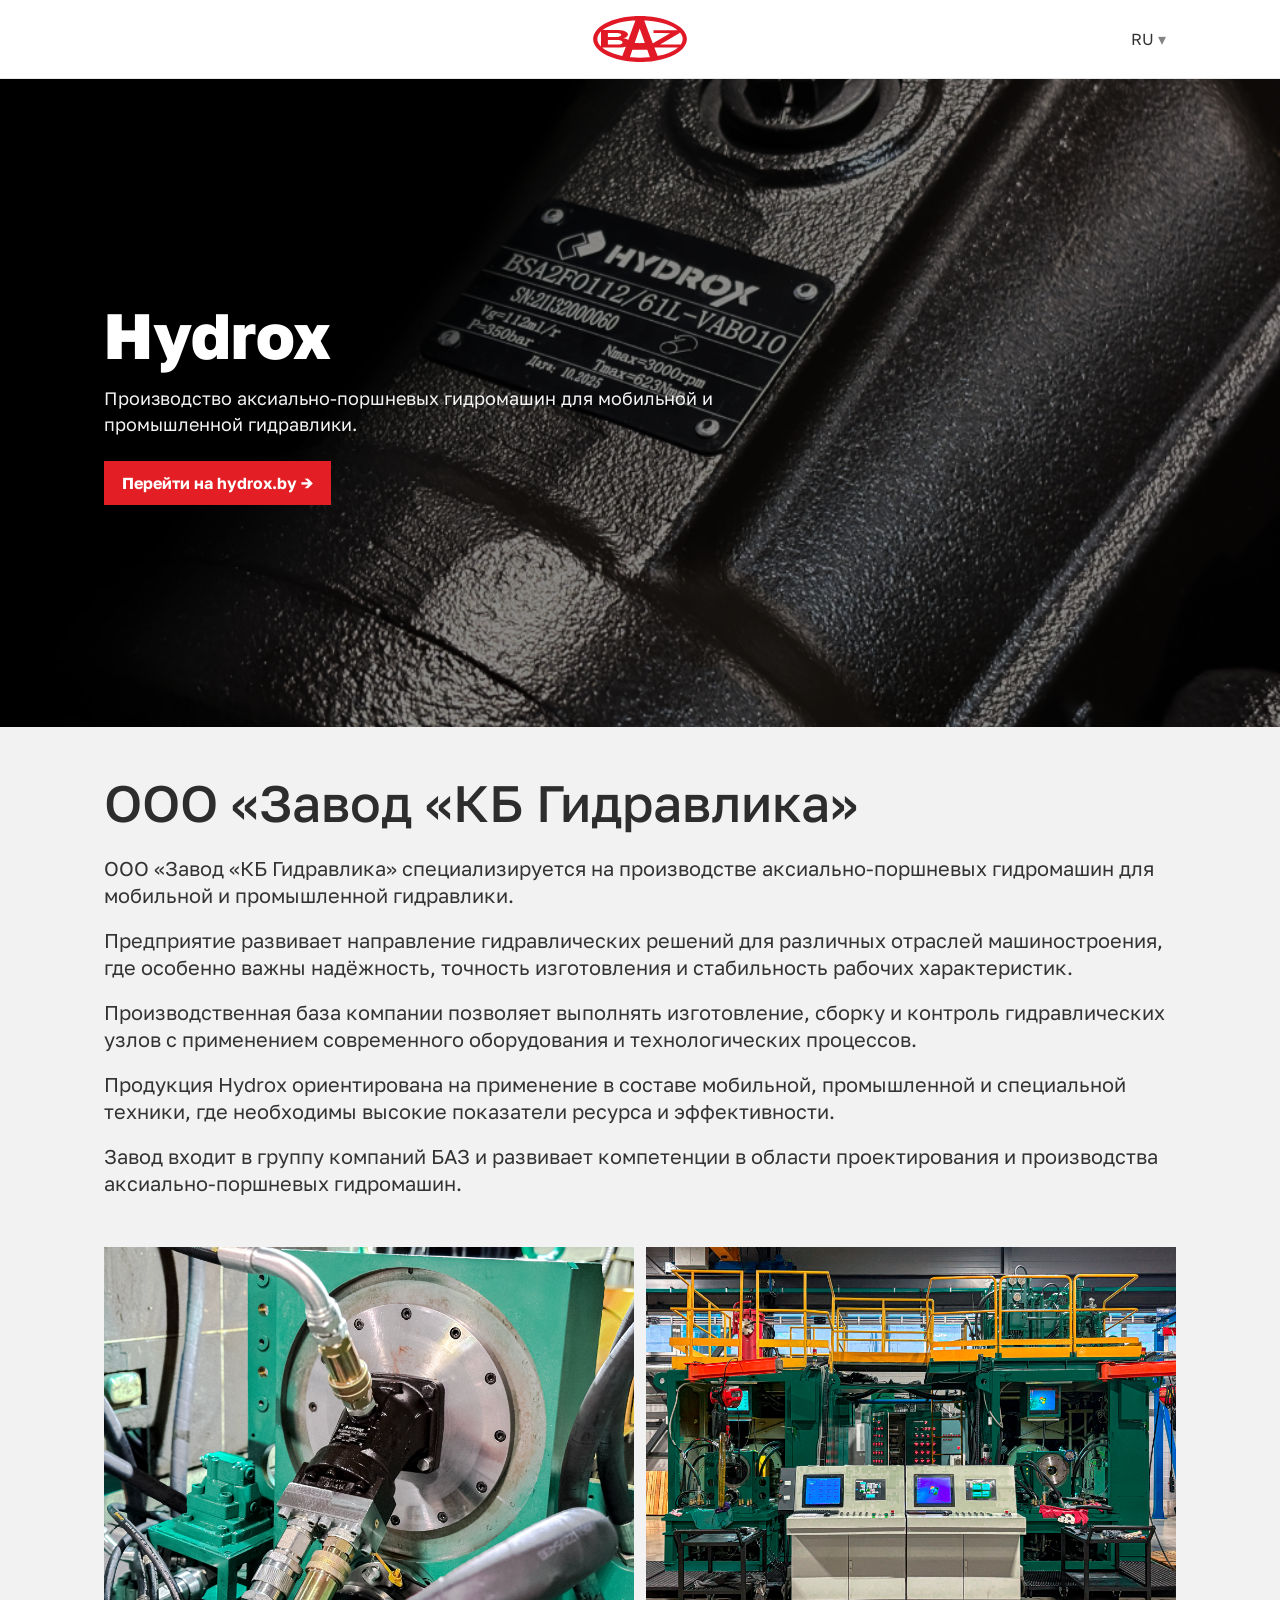
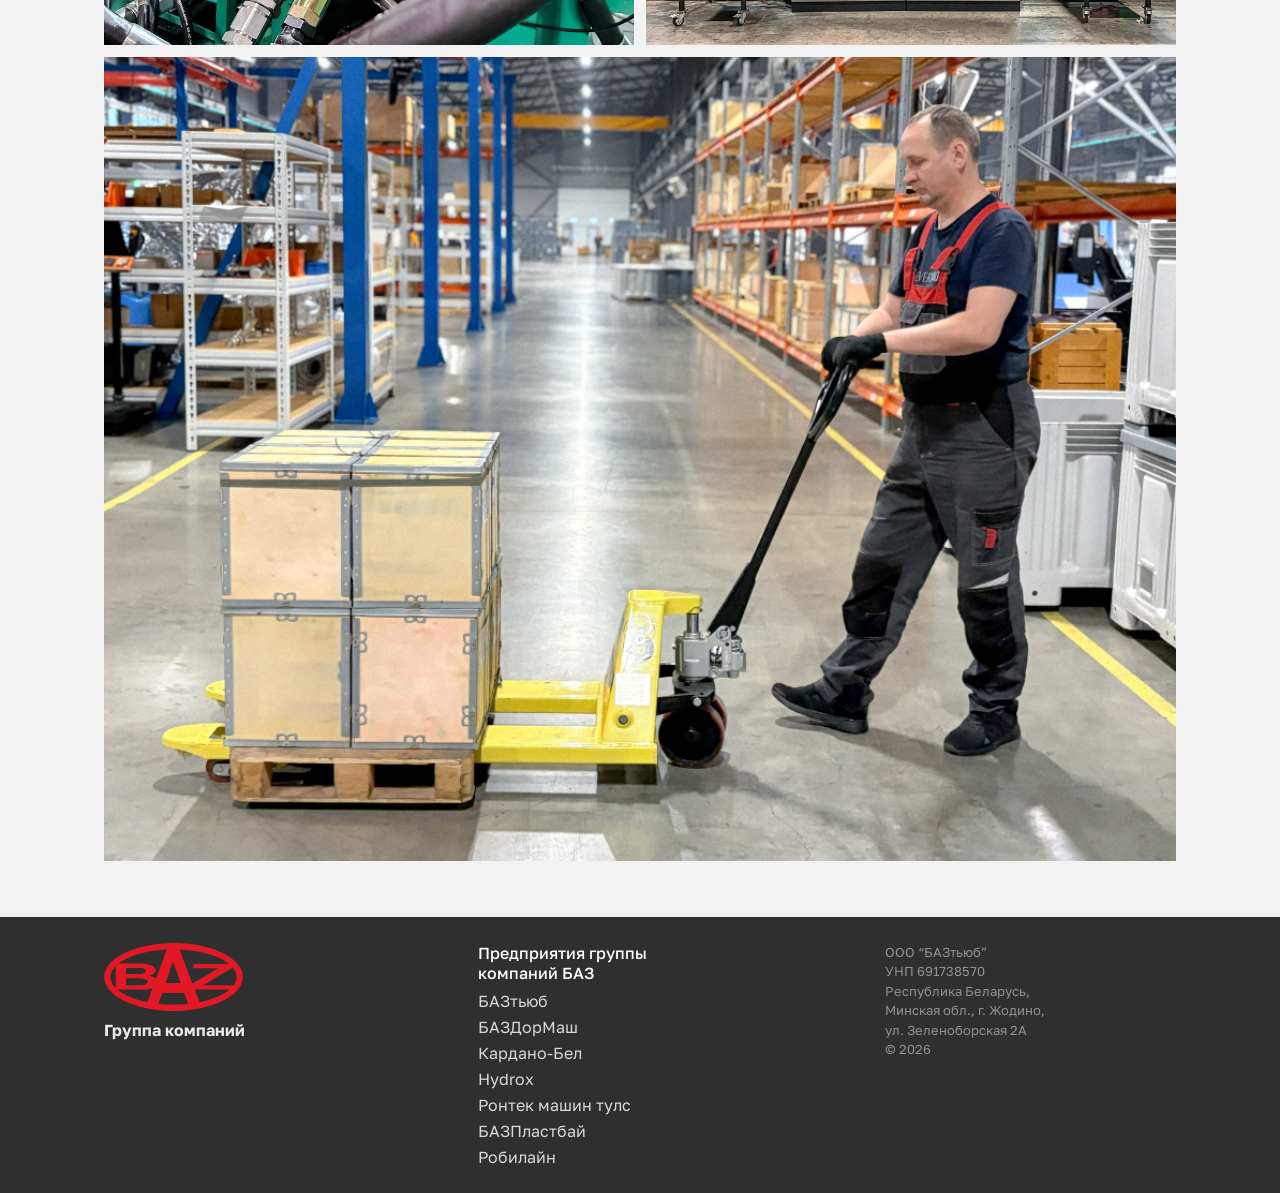
<file: llcs/hydrox.html>
<!DOCTYPE html>
<html lang="ru">
  <head>
    <meta charset="UTF-8" />
    <meta name="viewport" content="width=device-width, initial-scale=1" />
    <title>
      Hydrox — производство аксиально-поршневых гидромашин для мобильной и
      промышленной гидравлики
    </title>

    <meta
      name="description"
      content="Hydrox — производство аксиально-поршневых гидромашин для мобильной и промышленной гидравлики."
    />
    <meta name="robots" content="index, follow" />

    <link rel="preconnect" href="https://fonts.googleapis.com" />
    <link rel="preconnect" href="https://fonts.gstatic.com" crossorigin />
    <link
      href="https://fonts.googleapis.com/css2?family=Golos+Text:wght@400;500;600;700;800;900&display=swap"
      rel="stylesheet"
    />

    <link rel="stylesheet" href="../styles.css" />
    <link rel="icon" href="../img/favicon.ico" type="image/x-icon" />
  </head>

  <body>
    <!-- HEADER -->
    <header class="header">
      <div class="container header__inner">
        <div></div>

        <a class="brand" href="../index.html" aria-label="БАЗ">
          <img class="brand__logo" src="../img/LogoBaz.svg" alt="БАЗ" />
        </a>

        <div class="lang">
          <button class="lang__btn" type="button" id="langBtn">
            RU <span class="lang__chev">▾</span>
          </button>

          <ul class="lang__menu" id="langMenu">
            <li data-lang="ru">RU — Русский</li>
            <li data-lang="en">EN — English</li>
            <li data-lang="es">ES — Español</li>
            <li data-lang="pt">PT — Português</li>
            <li data-lang="zh-CN">ZH — 中文</li>
          </ul>
        </div>
      </div>
    </header>

    <main class="company-page">
      <!-- HERO -->
      <section class="company-hero">
        <img
          class="company-hero__img"
          src="CompanyInfo/Hydrox/Hero.png"
          alt="Hydrox — производство аксиально-поршневых гидромашин"
        />
        <div class="company-hero__overlay" aria-hidden="true"></div>

        <div class="container company-hero__inner">
          <div class="company-hero__content">
            <h1 class="company-hero__title">Hydrox</h1>

            <p class="company-hero__text">
              Производство аксиально-поршневых гидромашин для мобильной и
              промышленной гидравлики.
            </p>

            <a
              class="company-hero__button"
              href="https://hydrox.by"
              target="_blank"
              rel="noopener noreferrer"
            >
              Перейти на hydrox.by →
            </a>
          </div>
        </div>
      </section>

      <!-- ABOUT -->
      <section class="company-about">
        <div class="container">
          <h2 class="company-about__title">ООО «Завод «КБ Гидравлика»</h2>

          <div class="company-about__text">
            <p>
              ООО «Завод «КБ Гидравлика» специализируется на производстве
              аксиально-поршневых гидромашин для мобильной и промышленной
              гидравлики.
            </p>

            <p>
              Предприятие развивает направление гидравлических решений для
              различных отраслей машиностроения, где особенно важны надёжность,
              точность изготовления и стабильность рабочих характеристик.
            </p>

            <p>
              Производственная база компании позволяет выполнять изготовление,
              сборку и контроль гидравлических узлов с применением современного
              оборудования и технологических процессов.
            </p>

            <p>
              Продукция Hydrox ориентирована на применение в составе мобильной,
              промышленной и специальной техники, где необходимы высокие
              показатели ресурса и эффективности.
            </p>

            <p>
              Завод входит в группу компаний БАЗ и развивает компетенции в
              области проектирования и производства аксиально-поршневых
              гидромашин.
            </p>
          </div>
        </div>
      </section>

      <!-- GALLERY -->
      <section class="company-gallery">
        <div class="container">
          <div class="company-gallery__grid">
            <div class="company-gallery__item">
              <img
                src="CompanyInfo/Hydrox/P1.png"
                alt="Производственный участок Hydrox"
              />
            </div>

            <div class="company-gallery__item">
              <img
                src="CompanyInfo/Hydrox/P2.png"
                alt="Оборудование и обработка деталей Hydrox"
              />
            </div>

            <div class="company-gallery__item company-gallery__item--wide">
              <img
                src="CompanyInfo/Hydrox/P3.png"
                alt="Линия производства гидромашин Hydrox"
              />
            </div>
          </div>
        </div>
      </section>
    </main>

    <!-- FOOTER -->
    <footer class="footer">
      <div class="container footer__inner">
        <div class="footer__brand">
          <img class="footer__logo" src="../img/LogoBaz.svg" alt="БАЗ" />
          <div class="footer__brandtext">Группа компаний</div>
        </div>

        <div class="footer__col">
          <div class="footer__title">
            Предприятия группы<br />
            компаний БАЗ
          </div>
          <ul class="footer__list">
            <li><a href="baztube.html">БАЗтьюб</a></li>
            <li><a href="bazdormash.html">БАЗДорМаш</a></li>
            <li><a href="kardano.html">Кардано-Бел</a></li>
            <li><a href="hydrox.html">Hydrox</a></li>
            <li><a href="rontek.html">Ронтек машин тулс</a></li>
            <li><a href="bazplastby.html">БАЗПластбай</a></li>
            <li><a href="robyline.html">Робилайн</a></li>
          </ul>
        </div>

        <div class="footer__col">
          <div class="footer__small">
            <div>ООО “БАЗтьюб”</div>
            <div>УНП 691738570</div>
            <div>Республика Беларусь,</div>
            <div>Минская обл., г. Жодино,</div>
            <div>ул. Зеленоборская 2А</div>
            <div>© 2026</div>
          </div>
        </div>
      </div>
    </footer>

    <div id="google_translate_element" class="google-translate-holder"></div>

    <script src="../js/google-translate.js"></script>
    <script src="//translate.google.com/translate_a/element.js?cb=googleTranslateElementInit"></script>
  </body>
</html>
</file>
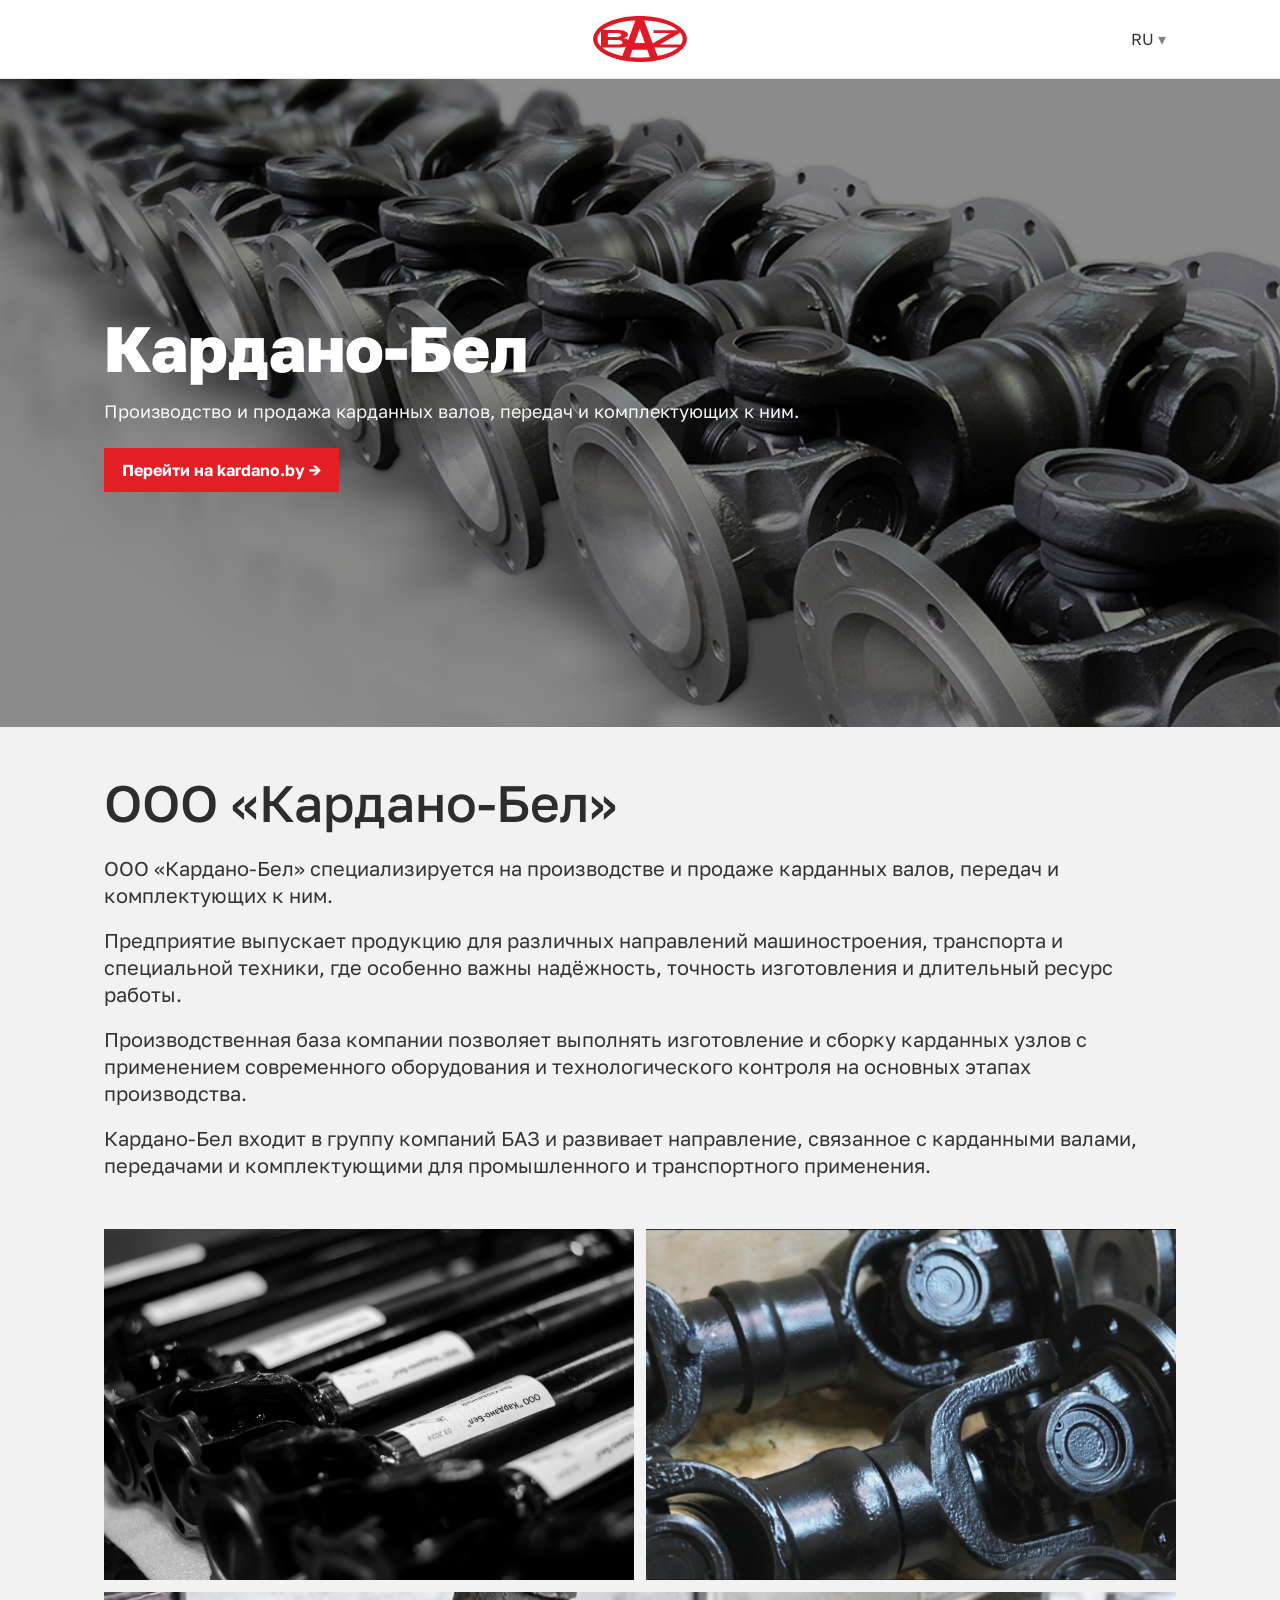
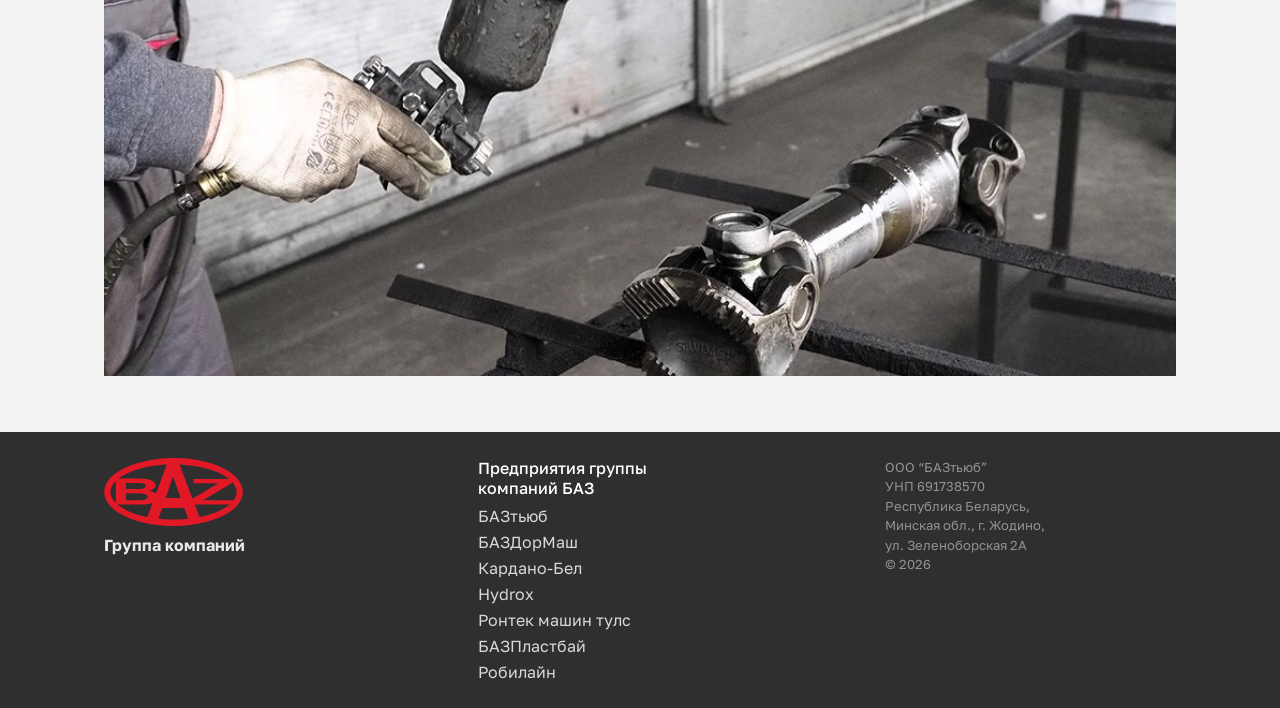
<file: llcs/kardano.html>
<!DOCTYPE html>
<html lang="ru">
  <head>
    <meta charset="UTF-8" />
    <meta name="viewport" content="width=device-width, initial-scale=1" />
    <title>
      Кардано-Бел — производитель и продавец карданных валов, передач и
      комплектующих
    </title>

    <meta
      name="description"
      content="Кардано-Бел — производитель и продавец карданных валов, передач и комплектующих к ним для различных отраслей промышленности и транспорта."
    />
    <meta name="robots" content="index, follow" />

    <link rel="preconnect" href="https://fonts.googleapis.com" />
    <link rel="preconnect" href="https://fonts.gstatic.com" crossorigin />
    <link
      href="https://fonts.googleapis.com/css2?family=Golos+Text:wght@400;500;600;700;800;900&display=swap"
      rel="stylesheet"
    />

    <link rel="stylesheet" href="../styles.css" />
    <link rel="icon" href="../img/favicon.ico" type="image/x-icon" />
  </head>

  <body>
    <!-- HEADER -->
    <header class="header">
      <div class="container header__inner">
        <div></div>

        <a class="brand" href="../index.html" aria-label="БАЗ">
          <img class="brand__logo" src="../img/LogoBaz.svg" alt="БАЗ" />
        </a>

        <div class="lang">
          <button class="lang__btn" type="button" id="langBtn">
            RU <span class="lang__chev">▾</span>
          </button>

          <ul class="lang__menu" id="langMenu">
            <li data-lang="ru">RU — Русский</li>
            <li data-lang="en">EN — English</li>
            <li data-lang="es">ES — Español</li>
            <li data-lang="pt">PT — Português</li>
            <li data-lang="zh-CN">ZH — 中文</li>
          </ul>
        </div>
      </div>
    </header>

    <main class="company-page">
      <!-- HERO -->
      <section class="company-hero">
        <img
          class="company-hero__img"
          src="CompanyInfo/Kardano/Hero.png"
          alt="Кардано-Бел — производство карданных валов"
        />
        <div class="company-hero__overlay" aria-hidden="true"></div>

        <div class="container company-hero__inner">
          <div class="company-hero__content">
            <h1 class="company-hero__title">Кардано-Бел</h1>

            <p class="company-hero__text">
              Производство и продажа карданных валов, передач и комплектующих к
              ним.
            </p>

            <a
              class="company-hero__button"
              href="https://kardano.by"
              target="_blank"
              rel="noopener noreferrer"
            >
              Перейти на kardano.by →
            </a>
          </div>
        </div>
      </section>

      <!-- ABOUT -->
      <section class="company-about">
        <div class="container">
          <h2 class="company-about__title">ООО «Кардано-Бел»</h2>

          <div class="company-about__text">
            <p>
              ООО «Кардано-Бел» специализируется на производстве и продаже
              карданных валов, передач и комплектующих к ним.
            </p>

            <p>
              Предприятие выпускает продукцию для различных направлений
              машиностроения, транспорта и специальной техники, где особенно
              важны надёжность, точность изготовления и длительный ресурс
              работы.
            </p>

            <p>
              Производственная база компании позволяет выполнять изготовление и
              сборку карданных узлов с применением современного оборудования и
              технологического контроля на основных этапах производства.
            </p>

            <p>
              Кардано-Бел входит в группу компаний БАЗ и развивает направление,
              связанное с карданными валами, передачами и комплектующими для
              промышленного и транспортного применения.
            </p>
          </div>
        </div>
      </section>

      <!-- GALLERY -->
      <section class="company-gallery">
        <div class="container">
          <div class="company-gallery__grid">
            <div class="company-gallery__item">
              <img
                src="CompanyInfo/Kardano/P1.jpg"
                alt="Карданные детали Кардано-Бел"
              />
            </div>

            <div class="company-gallery__item">
              <img
                src="CompanyInfo/Kardano/P2.png"
                alt="Комплектующие и карданные узлы Кардано-Бел"
              />
            </div>

            <div class="company-gallery__item company-gallery__item--wide">
              <img
                src="CompanyInfo/Kardano/P3.jpg"
                alt="Карданные валы и производство Кардано-Бел"
              />
            </div>
          </div>
        </div>
      </section>
    </main>

    <!-- FOOTER -->
    <footer class="footer">
      <div class="container footer__inner">
        <div class="footer__brand">
          <img class="footer__logo" src="../img/LogoBaz.svg" alt="БАЗ" />
          <div class="footer__brandtext">Группа компаний</div>
        </div>

        <div class="footer__col">
          <div class="footer__title">
            Предприятия группы<br />
            компаний БАЗ
          </div>
          <ul class="footer__list">
            <li><a href="baztube.html">БАЗтьюб</a></li>
            <li><a href="bazdormash.html">БАЗДорМаш</a></li>
            <li><a href="kardano.html">Кардано-Бел</a></li>
            <li><a href="hydrox.html">Hydrox</a></li>
            <li><a href="rontek.html">Ронтек машин тулс</a></li>
            <li><a href="bazplastby.html">БАЗПластбай</a></li>
            <li><a href="robyline.html">Робилайн</a></li>
          </ul>
        </div>

        <div class="footer__col">
          <div class="footer__small">
            <div>ООО “БАЗтьюб”</div>
            <div>УНП 691738570</div>
            <div>Республика Беларусь,</div>
            <div>Минская обл., г. Жодино,</div>
            <div>ул. Зеленоборская 2А</div>
            <div>© 2026</div>
          </div>
        </div>
      </div>
    </footer>

    <div id="google_translate_element" class="google-translate-holder"></div>

    <script src="../js/google-translate.js"></script>
    <script src="//translate.google.com/translate_a/element.js?cb=googleTranslateElementInit"></script>
  </body>
</html>
</file>
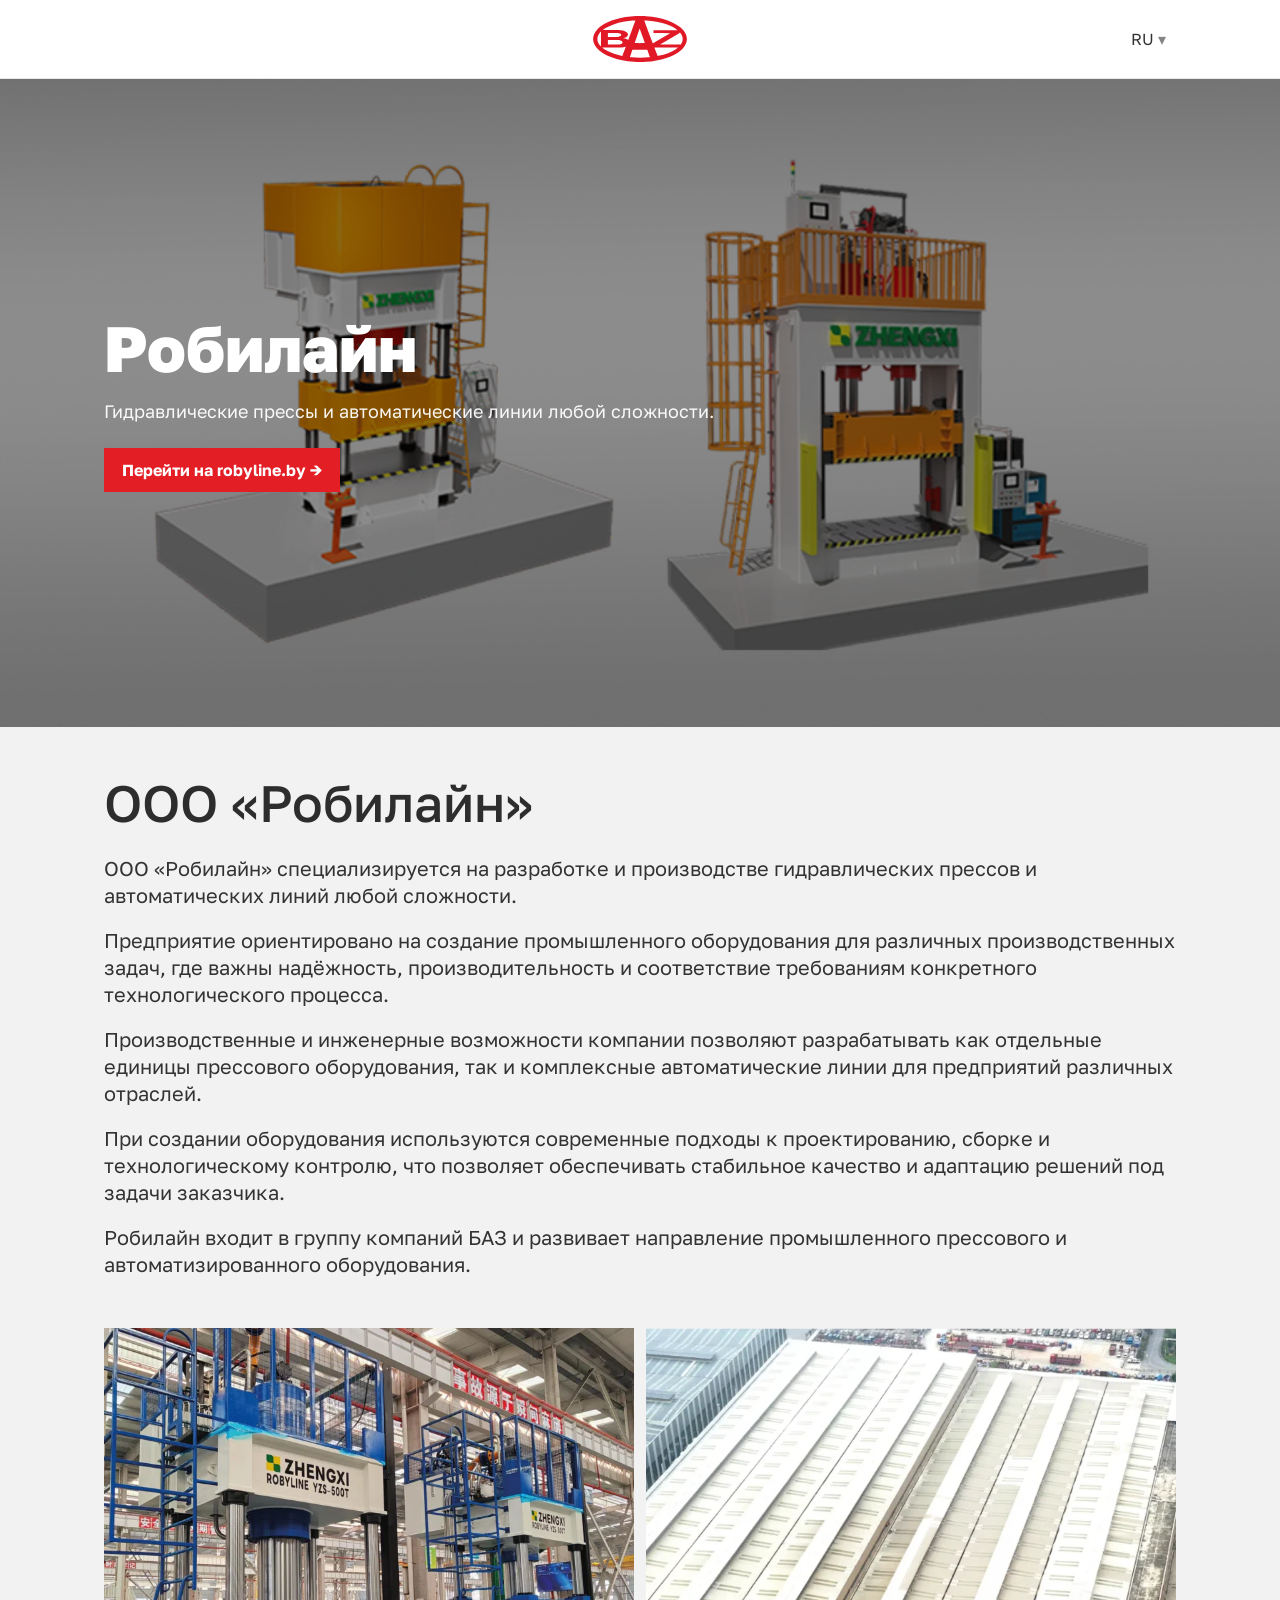
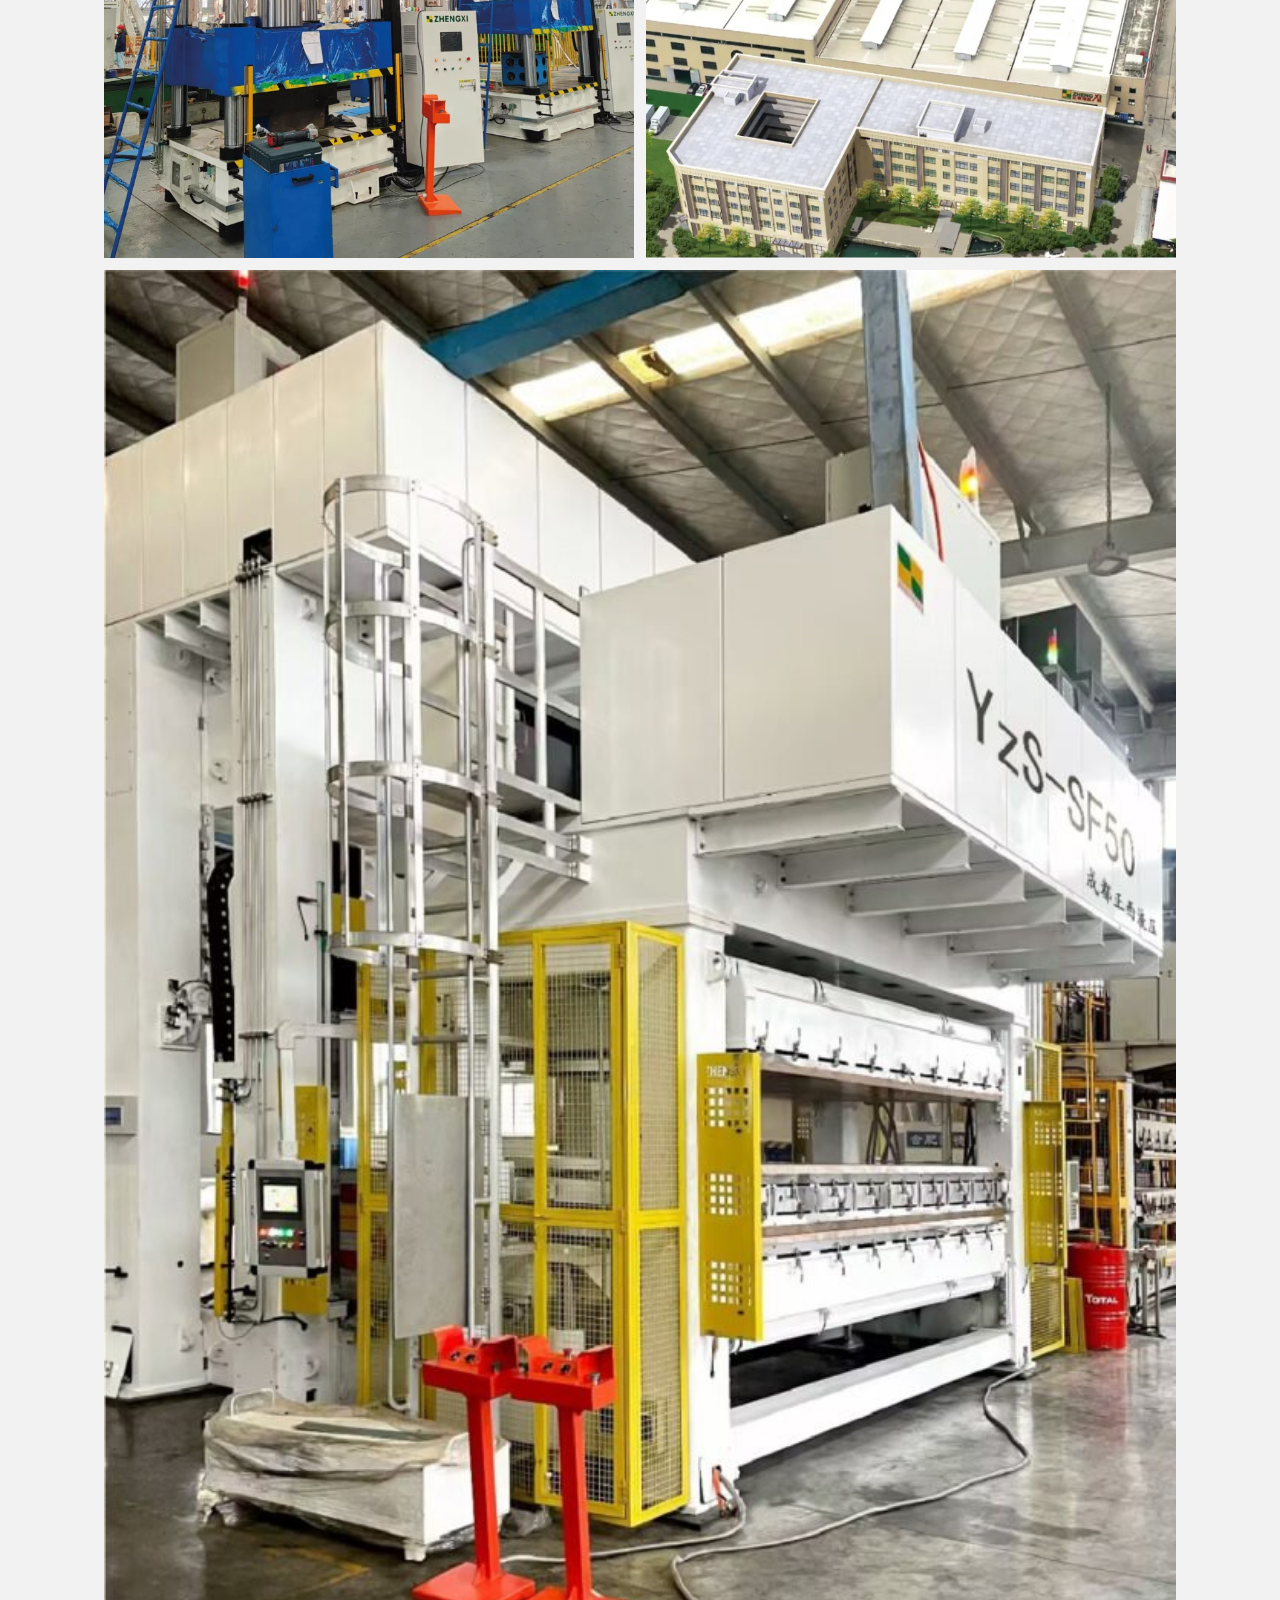
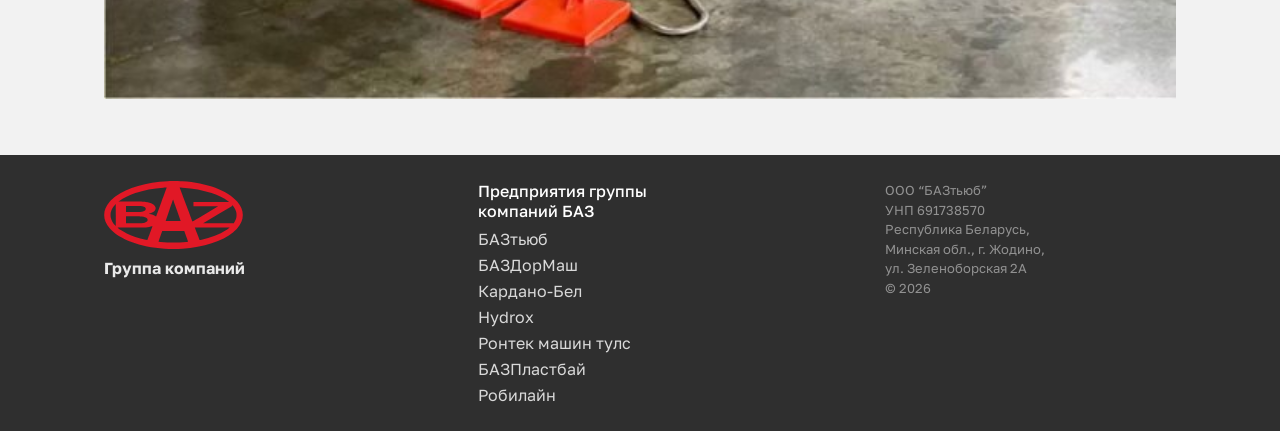
<file: llcs/robyline.html>
<!DOCTYPE html>
<html lang="ru">
  <head>
    <meta charset="UTF-8" />
    <meta name="viewport" content="width=device-width, initial-scale=1" />
    <title>
      Робилайн — гидравлические прессы и автоматические линии любой сложности
    </title>

    <meta
      name="description"
      content="Робилайн — гидравлические прессы и автоматические линии любой сложности для промышленного применения."
    />
    <meta name="robots" content="index, follow" />

    <link rel="preconnect" href="https://fonts.googleapis.com" />
    <link rel="preconnect" href="https://fonts.gstatic.com" crossorigin />
    <link
      href="https://fonts.googleapis.com/css2?family=Golos+Text:wght@400;500;600;700;800;900&display=swap"
      rel="stylesheet"
    />

    <link rel="stylesheet" href="../styles.css" />
    <link rel="icon" href="../img/favicon.ico" type="image/x-icon" />
  </head>

  <body>
    <!-- HEADER -->
    <header class="header">
      <div class="container header__inner">
        <div></div>

        <a class="brand" href="../index.html" aria-label="БАЗ">
          <img class="brand__logo" src="../img/LogoBaz.svg" alt="БАЗ" />
        </a>

        <div class="lang">
          <button class="lang__btn" type="button" id="langBtn">
            RU <span class="lang__chev">▾</span>
          </button>

          <ul class="lang__menu" id="langMenu">
            <li data-lang="ru">RU — Русский</li>
            <li data-lang="en">EN — English</li>
            <li data-lang="es">ES — Español</li>
            <li data-lang="pt">PT — Português</li>
            <li data-lang="zh-CN">ZH — 中文</li>
          </ul>
        </div>
      </div>
    </header>

    <main class="company-page">
      <!-- HERO -->
      <section class="company-hero">
        <img
          class="company-hero__img"
          src="CompanyInfo/Robyline/Hero.png"
          alt="Робилайн — гидравлические прессы и автоматические линии"
        />
        <div class="company-hero__overlay" aria-hidden="true"></div>

        <div class="container company-hero__inner">
          <div class="company-hero__content">
            <h1 class="company-hero__title">Робилайн</h1>

            <p class="company-hero__text">
              Гидравлические прессы и автоматические линии любой сложности.
            </p>

            <a
              class="company-hero__button"
              href="https://robyline.by"
              target="_blank"
              rel="noopener noreferrer"
            >
              Перейти на robyline.by →
            </a>
          </div>
        </div>
      </section>

      <!-- ABOUT -->
      <section class="company-about">
        <div class="container">
          <h2 class="company-about__title">ООО «Робилайн»</h2>

          <div class="company-about__text">
            <p>
              ООО «Робилайн» специализируется на разработке и производстве
              гидравлических прессов и автоматических линий любой сложности.
            </p>

            <p>
              Предприятие ориентировано на создание промышленного оборудования
              для различных производственных задач, где важны надёжность,
              производительность и соответствие требованиям конкретного
              технологического процесса.
            </p>

            <p>
              Производственные и инженерные возможности компании позволяют
              разрабатывать как отдельные единицы прессового оборудования, так и
              комплексные автоматические линии для предприятий различных
              отраслей.
            </p>

            <p>
              При создании оборудования используются современные подходы к
              проектированию, сборке и технологическому контролю, что позволяет
              обеспечивать стабильное качество и адаптацию решений под задачи
              заказчика.
            </p>

            <p>
              Робилайн входит в группу компаний БАЗ и развивает направление
              промышленного прессового и автоматизированного оборудования.
            </p>
          </div>
        </div>
      </section>

      <!-- GALLERY -->
      <section class="company-gallery">
        <div class="container">
          <div class="company-gallery__grid">
            <div class="company-gallery__item">
              <img
                src="CompanyInfo/Robyline/P1.png"
                alt="Промышленное прессовое оборудование Робилайн"
              />
            </div>

            <div class="company-gallery__item">
              <img
                src="CompanyInfo/Robyline/P2.png"
                alt="Автоматическая линия Робилайн"
              />
            </div>

            <div class="company-gallery__item company-gallery__item--wide">
              <img
                src="CompanyInfo/Robyline/P3.jpg"
                alt="Производственная площадка Робилайн"
              />
            </div>
          </div>
        </div>
      </section>
    </main>

    <!-- FOOTER -->
    <footer class="footer">
      <div class="container footer__inner">
        <div class="footer__brand">
          <img class="footer__logo" src="../img/LogoBaz.svg" alt="БАЗ" />
          <div class="footer__brandtext">Группа компаний</div>
        </div>

        <div class="footer__col">
          <div class="footer__title">
            Предприятия группы<br />
            компаний БАЗ
          </div>
          <ul class="footer__list">
            <li><a href="baztube.html">БАЗтьюб</a></li>
            <li><a href="bazdormash.html">БАЗДорМаш</a></li>
            <li><a href="kardano.html">Кардано-Бел</a></li>
            <li><a href="hydrox.html">Hydrox</a></li>
            <li><a href="rontek.html">Ронтек машин тулс</a></li>
            <li><a href="bazplastby.html">БАЗПластбай</a></li>
            <li><a href="robyline.html">Робилайн</a></li>
          </ul>
        </div>

        <div class="footer__col">
          <div class="footer__small">
            <div>ООО “БАЗтьюб”</div>
            <div>УНП 691738570</div>
            <div>Республика Беларусь,</div>
            <div>Минская обл., г. Жодино,</div>
            <div>ул. Зеленоборская 2А</div>
            <div>© 2026</div>
          </div>
        </div>
      </div>
    </footer>

    <div id="google_translate_element" class="google-translate-holder"></div>

    <script src="../js/google-translate.js"></script>
    <script src="//translate.google.com/translate_a/element.js?cb=googleTranslateElementInit"></script>
  </body>
</html>
</file>
<file: styles.css>
:root {
  --container: 1120px;
  --pad: 24px;

  --text: #111;
  --muted: #5b5b5b;
  --brand: #e31e24;

  --bg: #fff;
  --line: #e7e7e7;

  --footer: #2f2f2f;
}

* {
  box-sizing: border-box;
}
html,
body {
  height: 100%;
}
body {
  margin: 0;
  font-family: "Golos Text", system-ui, -apple-system, Segoe UI, Roboto, Arial,
    sans-serif;
  color: var(--text);
  background: var(--bg);
}

img {
  max-width: 100%;
  display: block;
}
a {
  color: inherit;
  text-decoration: none;
}
a:hover {
  text-decoration: underline;
}

.container {
  max-width: var(--container);
  margin: 0 auto;
  padding: 0 var(--pad);
}

/* HEADER */
.header {
  position: sticky;
  top: 0;
  z-index: 10;
  background: #fff;
  border-bottom: 1px solid var(--line);
}

.header__inner {
  height: 78px;
  display: grid;
  grid-template-columns: 1fr auto 1fr;
  align-items: center;
}

.brand {
  justify-self: center;
  display: inline-flex;
  align-items: center;
  height: 46px; /* фиксируем “полосу” под логотип */
}

.brand__logo {
  height: 46px; /* главное — фиксированная высота */
  width: auto;
  object-fit: contain;
}

.lang {
  position: relative;
  justify-self: end;
}

.lang__btn {
  border: 0;
  background: transparent;
  font: inherit;
  color: #333;
  cursor: pointer;
  padding: 8px 10px;
}

.lang__chev {
  opacity: 0.6;
}

.lang__menu {
  position: absolute;
  top: calc(100% + 8px);
  right: 0;
  min-width: 210px;
  margin: 0;
  padding: 8px 0;
  list-style: none;
  background: #fff;
  border: 1px solid #ddd;
  box-shadow: 0 10px 24px rgba(0, 0, 0, 0.08);
  display: none;
  z-index: 100;
}

.lang__menu--open {
  display: block;
}

.lang__menu li {
  padding: 10px 14px;
  cursor: pointer;
  white-space: nowrap;
}

.lang__menu li:hover {
  background: #f5f5f5;
}

/* HERO: без zoom */
.hero {
  position: relative;
  height: 72vh;
  min-height: 520px;
  overflow: hidden;
  border-bottom: 1px solid var(--line);
}

/* ключ: contain / object-fit: contain */
.hero__img {
  position: absolute;
  inset: 0;
  width: 100%;
  height: 100%;
  object-fit: cover; /* <= НЕ приближает */
  object-position: center;
  background: #111; /* фон, если будут поля */
}

.hero__overlay {
  position: absolute;
  inset: 0;
  background: rgba(0, 0, 0, 0.68);
}

.hero__inner {
  position: relative;
  height: 100%;
  display: flex;
  flex-direction: column;
  justify-content: center;
  padding-top: 32px;
  padding-bottom: 32px;
}

.hero__title {
  margin: 0 0 14px;
  color: #fff;
  font-weight: 600;
  font-size: clamp(34px, 4vw, 58px);
  line-height: 1.05;
}

.hero__text {
  margin: 0;
  max-width: 760px;
  color: rgba(255, 255, 255, 0.92);
  font-size: 16px;
  line-height: 1.6;
}

/* SECTION */
.section {
  padding: 24px 0 72px;
}

.section__title {
  margin: 0 0 18px;
  font-size: 64px;
  font-weight: normal;
}

/* COMPANIES */
.companies {
  display: grid;
  gap: 22px;
}

/* карточка-ряд */
.company {
  display: grid;
  grid-template-columns: 1.15fr 0.85fr;
  border: 1px solid var(--line);
  background: #fff;
  overflow: hidden;
}

.company--reverse {
  grid-template-columns: 0.85fr 1.15fr;
}
.company--reverse .company__media {
  order: 2;
}
.company--reverse .company__content {
  order: 1;
}

/* медиа зона: одинаковая геометрия */
.company__media {
  background: #eaeaea;
  aspect-ratio: 16 / 9; /* фиксирует высоту, чтобы не “плыло” */
  width: 100%;
}
.company__media img {
  width: 100%;
  height: 100%;
  object-fit: cover; /* здесь нормально cover — это не hero */
  object-position: center;
}

/* контент */
.company__content {
  padding: 18px 18px 16px;
  display: grid;
  align-content: center;
  gap: 6px;
  background: #eaeaea;
}

/* reverse: текст вправо (в сторону оси) */
.company--reverse .company__content {
  text-align: right;
}

/* reverse: логотип вправо */
.company--reverse .company__logo {
  justify-content: flex-end;
}

/* reverse: ссылка вправо */
.company--reverse .company__link {
  justify-content: flex-end;
}

/* зона под логотип компании — фиксируем, чтобы разные SVG не сдвигали */
.company__logo {
  height: 34px;
  display: flex;
  align-items: center;
}
.company__logo img {
  height: 44px;
  width: auto;
  object-fit: contain;
}

.company__name {
  margin: 8px 0;
  font-size: 32px;
  font-weight: 500;
}

.company__desc {
  margin: 0;
  color: #333;
  font-size: 18px;
  line-height: 1.35;
}

.company__link {
  margin-top: 6px;
  color: var(--brand);
  font-weight: 700;
  font-size: 16px;
  display: inline-flex;
  align-items: center;
  gap: 6px;
}

/* FOOTER */
.footer {
  background: var(--footer);
  color: #e9e9e9;
  padding: 26px 0;
}

.footer__inner {
  display: grid;
  grid-template-columns: 1.1fr 1.2fr 0.9fr;
  gap: 18px;
  align-items: start;
}

.footer__brand {
  display: grid;
  gap: 10px;
}

.footer__logo {
  height: 68px;
  width: auto;
  object-fit: contain;
}

.footer__brandtext {
  font-weight: 700;
  line-height: 1.2;
}

.footer__title {
  font-weight: 500;
  margin-bottom: 8px;
  color: #fff;
}

.footer__list {
  list-style: none;
  margin: 0;
  padding: 0;
  display: grid;
  gap: 6px;
}
.footer__list a {
  color: #d9d9d9;
}
.footer__list a:hover {
  color: #fff;
}

.footer__small {
  color: #929292;
  font-size: 13px;
  line-height: 1.5;
}

/* RESPONSIVE */
@media (max-width: 992px) {
  .hero {
    min-height: 460px;
    height: 66vh;
  }
  .footer__inner {
    grid-template-columns: 1fr;
    text-align: center;
  }
  .footer__brand {
    justify-items: center; /* центр для grid */
  }
  .footer__logo {
    margin: 0 auto; /* логотип по центру */
  }
  .footer__list {
    justify-items: center; /* ссылки по центру */
  }
}

@media (max-width: 768px) {
  /* .header__inner {
    grid-template-columns: 1fr auto auto;
    gap: 10px;
  } */

  .company,
  .company--reverse {
    grid-template-columns: 1fr;
  }
  .company--reverse .company__media,
  .company--reverse .company__content {
    order: 0;
  }

  /* чтобы на мобиле фон всегда был “целиком” */
  .hero__img {
    object-fit: cover;
  }
}

/**************************/
/*   COMPANY INNER PAGE   */
/**************************/

.company-page {
  background: #f2f2f2;
}

.company-hero {
  position: relative;
  min-height: 72vh;
  display: flex;
  align-items: center;
  overflow: hidden;
}

.company-hero__img {
  position: absolute;
  inset: 0;
  width: 100%;
  height: 100%;
  object-fit: cover;
  object-position: center;
}

.company-hero__overlay {
  position: absolute;
  inset: 0;
  background: rgba(0, 0, 0, 0.45);
}

.company-hero__inner {
  position: relative;
  z-index: 1;
  width: 100%;
  padding-top: 80px;
  padding-bottom: 80px;
}

.company-hero__content {
  max-width: 760px;
  color: #fff;
}

.company-hero__title {
  margin: 0 0 16px;
  font-size: clamp(42px, 5vw, 64px);
  font-weight: 800;
  line-height: 1.05;
}

.company-hero__text {
  margin: 0 0 24px;
  max-width: 720px;
  font-size: 18px;
  line-height: 1.45;
  color: rgba(255, 255, 255, 0.95);
}

.company-hero__button {
  display: inline-flex;
  align-items: center;
  gap: 8px;
  padding: 12px 18px;
  background: #e31e24;
  color: #fff;
  font-size: 16px;
  font-weight: 700;
  text-decoration: none;
  transition: background 0.2s ease;
}

.company-hero__button:hover {
  background: #c9151b;
  text-decoration: none;
}

/* ABOUT */
.company-about {
  background: #f2f2f2;
  padding: 48px 0 24px;
}

.company-about__title {
  margin: 0 0 24px;
  color: #2d2d2d;
  font-size: clamp(34px, 4vw, 52px);
  font-weight: 500;
  line-height: 1.1;
}

.company-about__text {
  max-width: 1240px;
}

.company-about__text p {
  margin: 0 0 18px;
  color: #333;
  font-size: 20px;
  line-height: 1.35;
}

/* GALLERY */
.company-gallery {
  background: #f2f2f2;
  padding: 8px 0 56px;
}

.company-gallery__grid {
  display: grid;
  grid-template-columns: 1fr 1fr;
  gap: 12px;
}

.company-gallery__item {
  overflow: hidden;
}

.company-gallery__item img {
  display: block;
  width: 100%;
  height: 100%;
  object-fit: cover;
}

.company-gallery__item--wide {
  grid-column: 1 / -1;
}

/* responsive */
@media (max-width: 992px) {
  .company-hero {
    min-height: 360px;
  }

  .company-about__text p {
    font-size: 18px;
  }
}

@media (max-width: 768px) {
  .company-hero {
    min-height: 320px;
  }

  .company-hero__inner {
    padding-top: 56px;
    padding-bottom: 56px;
  }

  .company-hero__text {
    font-size: 16px;
  }

  .company-about {
    padding: 36px 0 20px;
  }

  .company-about__text p {
    font-size: 16px;
    line-height: 1.45;
  }

  .company-gallery__grid {
    grid-template-columns: 1fr;
  }

  .company-gallery__item--wide {
    grid-column: auto;
  }
}

/*******************************/
/*   HIDDEN GOOGLE TRANSLATE   */
/*******************************/

.google-translate-holder {
  position: absolute;
  left: -9999px;
  top: -9999px;
  visibility: hidden;
}

.goog-te-banner-frame,
.skiptranslate iframe,
.goog-te-balloon-frame,
#goog-gt-tt,
.goog-tooltip {
  display: none !important;
  visibility: hidden !important;
}

body {
  top: 0 !important;
}

html {
  top: 0 !important;
}

body > .skiptranslate {
  display: none !important;
}
</file>
